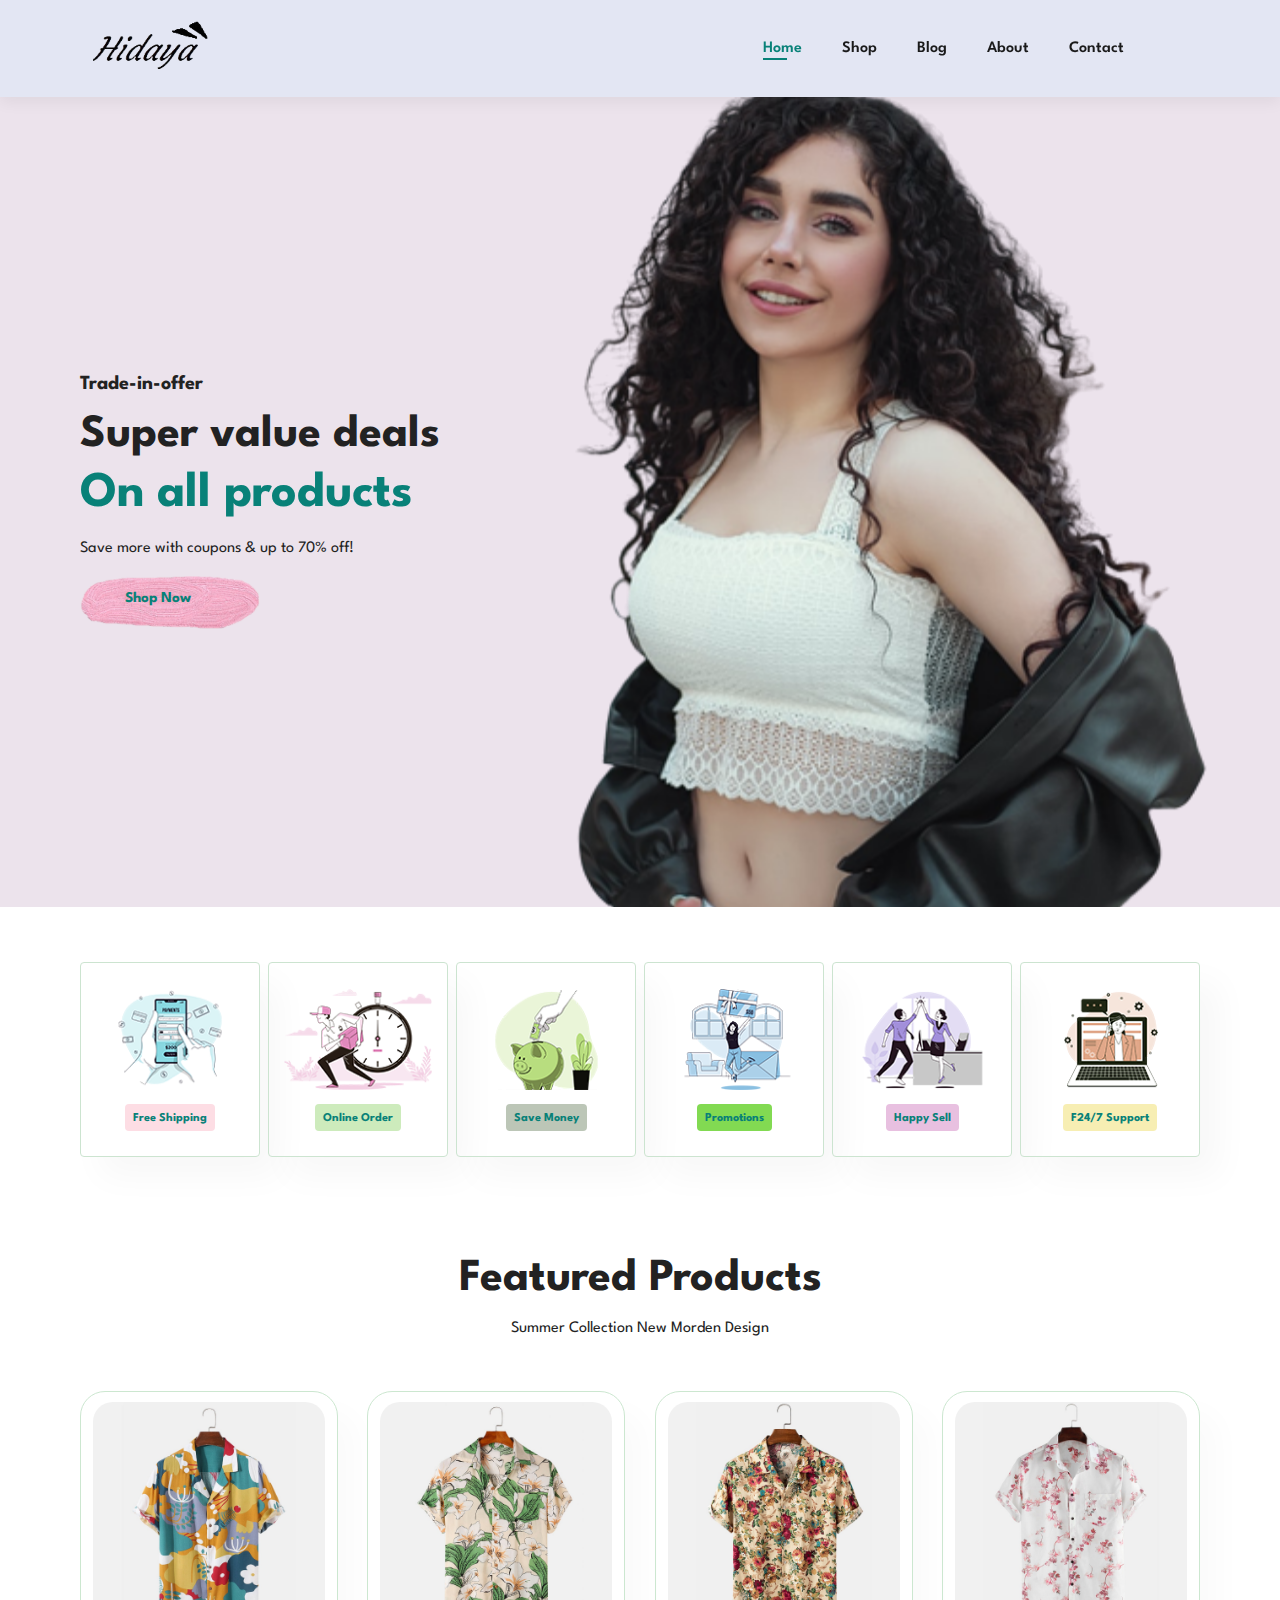
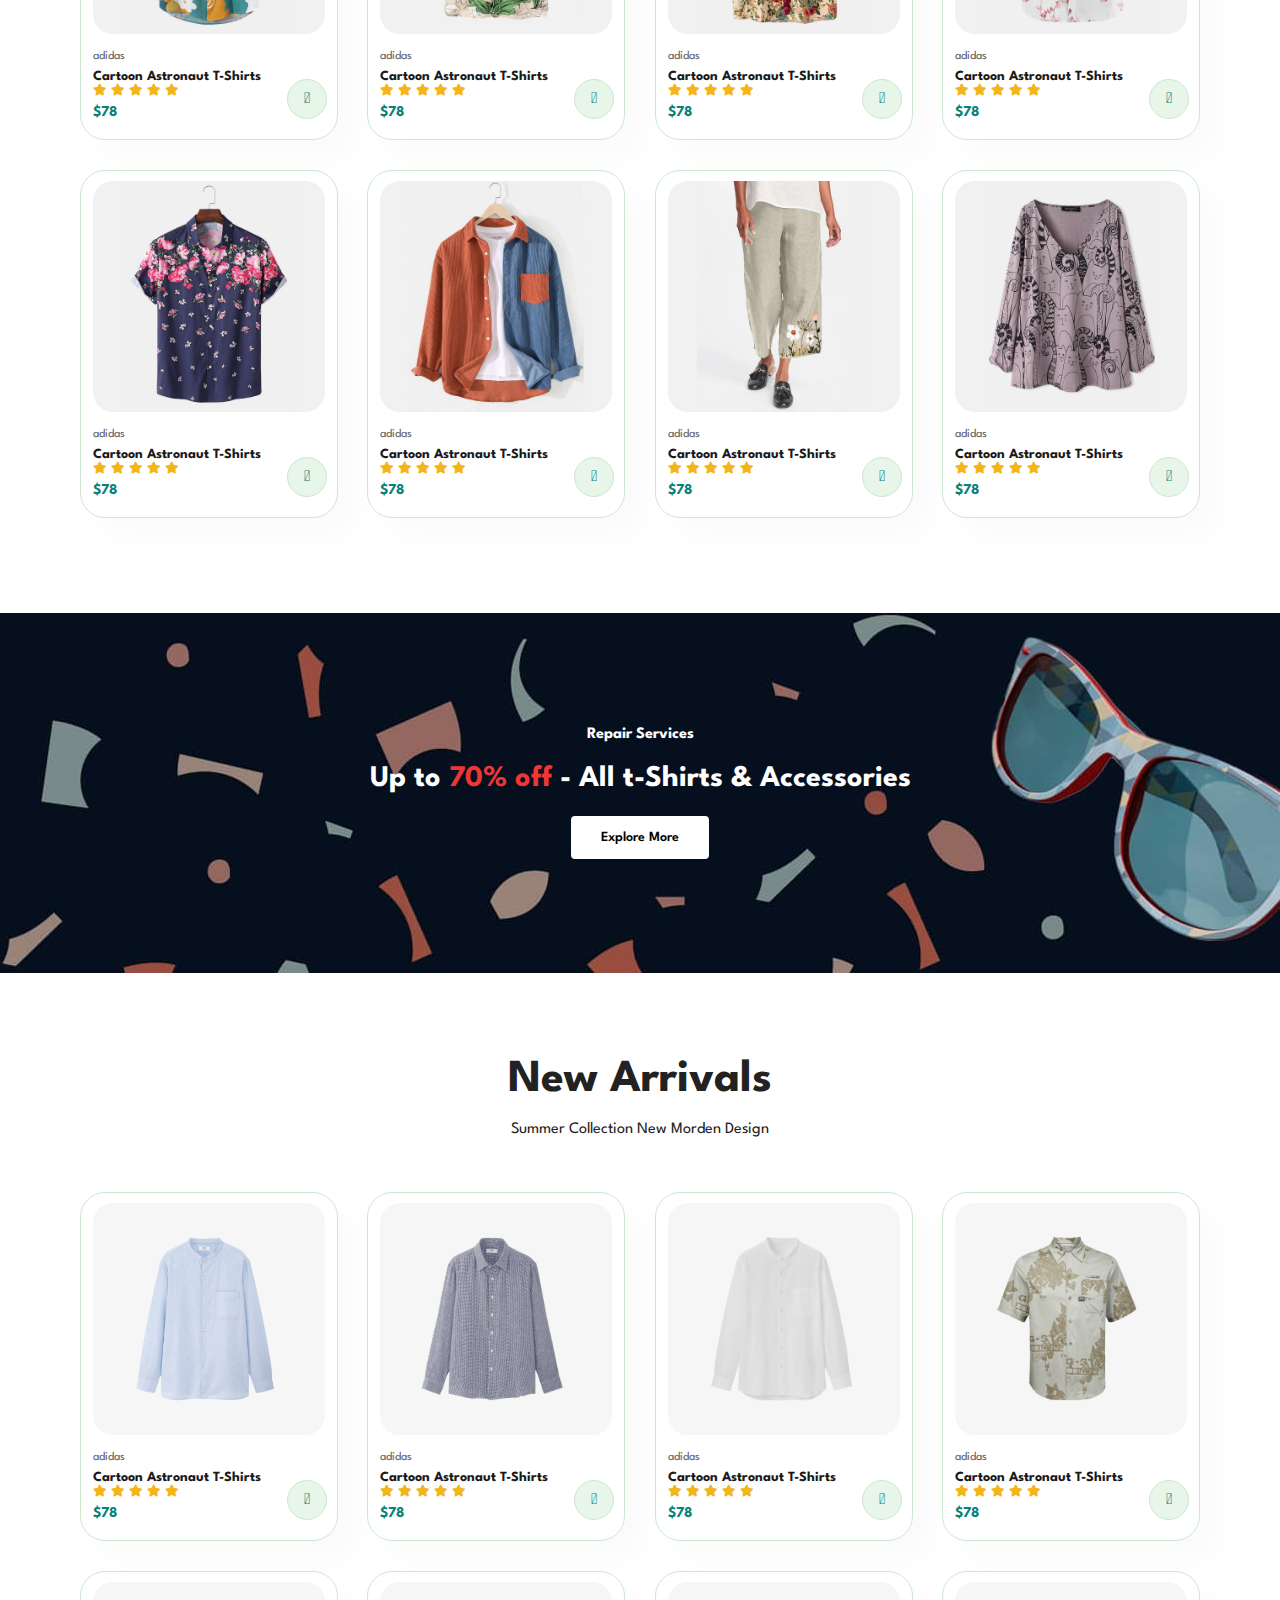
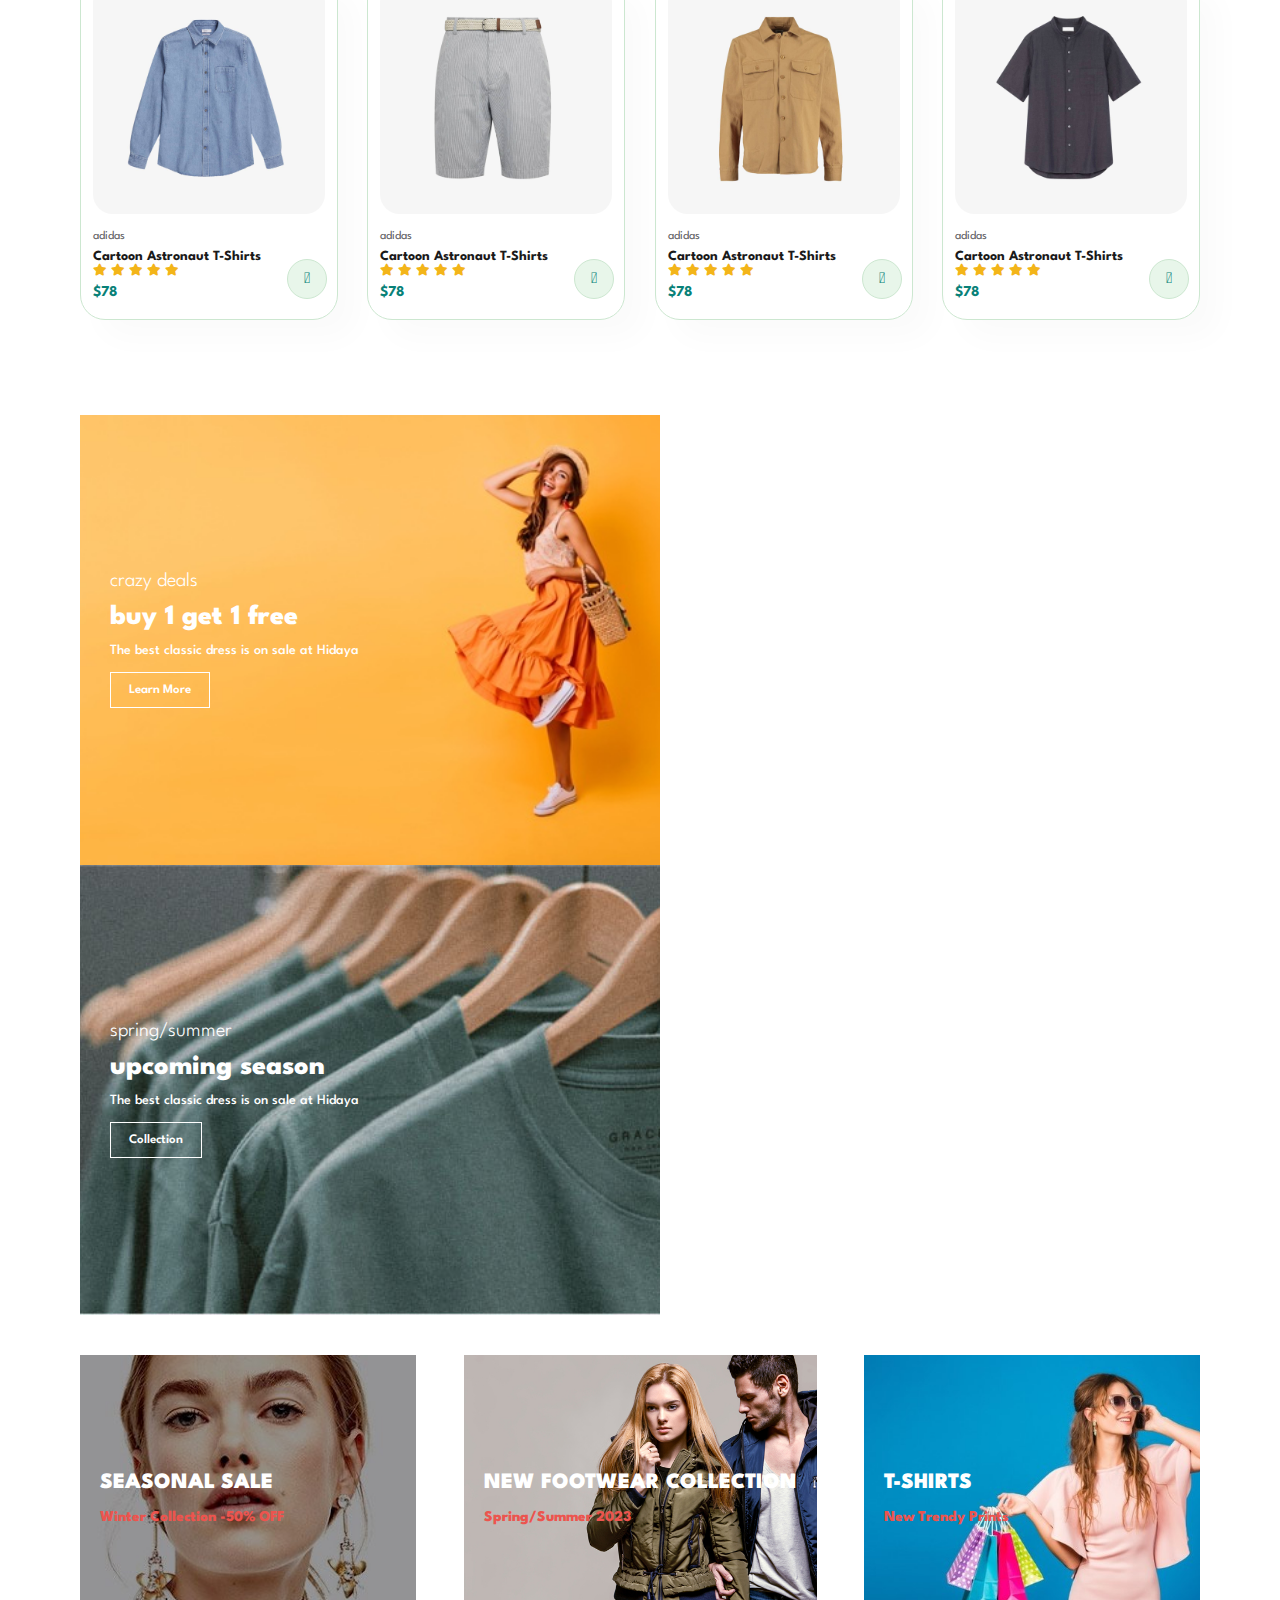
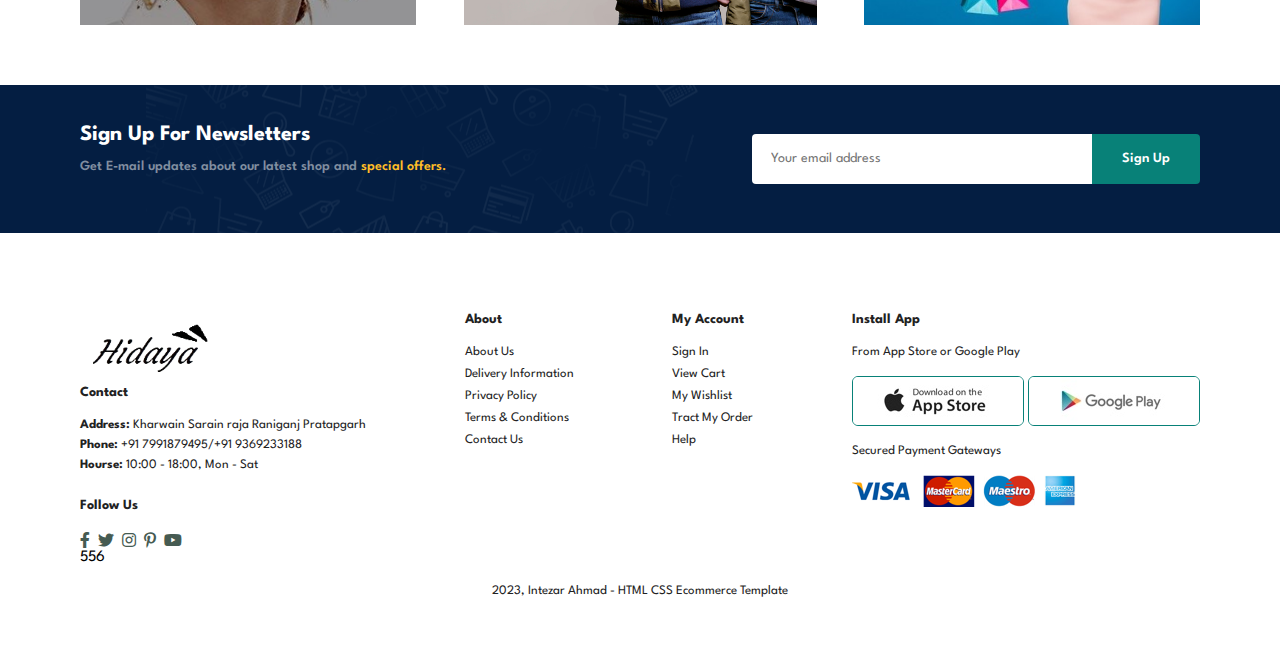
<file: Build and Deploy Ecommerce Website/index.html>
<!DOCTYPE html>
<html lang="en">
<head>
    <meta charset="UTF-8">
    <meta http-equiv="X-UA-Compatible" content="IE=edge">
    <meta name="viewport" content="width=device-width, initial-scale=1.0">
    <title>Build and Deploy Ecommerce Website</title>
    <link rel="stylesheet" href="style.css">
    <link rel="stylesheet" href="https://pro.fontawesome.com/releases/v5.10.0/css/all.css"/>    
</head>
<body>
    <section id="header">
        <a href="#"><img src="img/logo1.png" class="logo" alt=""></a>
        <div>
            <ul id="navbar">
                <li><a class="active" href="index.html">Home</a></li>
                <li><a href="shop.html">Shop</a></li>
                <li><a href="blog.html">Blog</a></li>
                <li><a href="about.html">About</a></li>
                <li><a href="contact.html">Contact</a></li>
                <li id="lg-bag"><a href="cart.html"><i class="far fa-shopping-bag"></i></a></li>
                <a href="#" id="close"><i class="far fa-times"></i></a>
            </ul>
        </div>
        <div id="mobile">
            <a href="cart.html"><i class="far fa-shopping-bag"></i></a>
            <i id="bar" class="fas fa-outdent"></i>
        </div>
    </section>

    <section id="hero">
        <h4>Trade-in-offer</h4>
        <h2>Super value deals</h2>
        <h1>On all products</h1>
        <p>Save more with coupons & up to 70% off!</p>
        <button>Shop Now</button>
    </section>
    
    <section id="feature" class="section-p1">
        <div class="fe-box">
            <img src="img/features/f1.png" alt="">
            <h6>Free Shipping</h6>
        </div>
        <div class="fe-box">
            <img src="img/features/f2.png" alt="">
            <h6>Online Order</h6>
        </div>
        <div class="fe-box">
            <img src="img/features/f3.png" alt="">
            <h6>Save Money</h6>
        </div>
        <div class="fe-box">
            <img src="img/features/f4.png" alt="">
            <h6>Promotions</h6>
        </div>
        <div class="fe-box">
            <img src="img/features/f5.png" alt="">
            <h6>Happy Sell</h6>
        </div>
        <div class="fe-box">
            <img src="img/features/f6.png" alt="">
            <h6>F24/7 Support</h6>
        </div>
    </section>

    <section id="product1" class="section-p1">
        <h2>Featured Products</h2>
        <p>Summer Collection New Morden Design</p>
        <div class="pro-container">
            <div class="pro">
                <img src="img/products/f1.jpg" alt="">
                <div class="des">
                    <span>adidas</span>
                    <h5>Cartoon Astronaut T-Shirts</h5>
                    <div class="star">
                        <i class="fas fa-star"></i>
                        <i class="fas fa-star"></i>
                        <i class="fas fa-star"></i>
                        <i class="fas fa-star"></i>
                        <i class="fas fa-star"></i>
                    </div>
                    <h4>$78</h4>
                </div>
                <a href="#"><i class="fal fa-shopping-cart kart"></i></a>
            </div>
            <div class="pro">
                <img src="img/products/f2.jpg" alt="">
                <div class="des">
                    <span>adidas</span>
                    <h5>Cartoon Astronaut T-Shirts</h5>
                    <div class="star">
                        <i class="fas fa-star"></i>
                        <i class="fas fa-star"></i>
                        <i class="fas fa-star"></i>
                        <i class="fas fa-star"></i>
                        <i class="fas fa-star"></i>
                    </div>
                    <h4>$78</h4>
                </div>
                <a href="#"><i class="fal fa-shopping-cart kart"></i></a>
            </div>
            <div class="pro">
                <img src="img/products/f3.jpg" alt="">
                <div class="des">
                    <span>adidas</span>
                    <h5>Cartoon Astronaut T-Shirts</h5>
                    <div class="star">
                        <i class="fas fa-star"></i>
                        <i class="fas fa-star"></i>
                        <i class="fas fa-star"></i>
                        <i class="fas fa-star"></i>
                        <i class="fas fa-star"></i>
                    </div>
                    <h4>$78</h4>
                </div>
                <a href="#"><i class="fal fa-shopping-cart kart"></i></a>
            </div>
            <div class="pro">
                <img src="img/products/f4.jpg" alt="">
                <div class="des">
                    <span>adidas</span>
                    <h5>Cartoon Astronaut T-Shirts</h5>
                    <div class="star">
                        <i class="fas fa-star"></i>
                        <i class="fas fa-star"></i>
                        <i class="fas fa-star"></i>
                        <i class="fas fa-star"></i>
                        <i class="fas fa-star"></i>
                    </div>
                    <h4>$78</h4>
                </div>
                <a href="#"><i class="fal fa-shopping-cart kart"></i></a>
            </div>
            <div class="pro">
                <img src="img/products/f5.jpg" alt="">
                <div class="des">
                    <span>adidas</span>
                    <h5>Cartoon Astronaut T-Shirts</h5>
                    <div class="star">
                        <i class="fas fa-star"></i>
                        <i class="fas fa-star"></i>
                        <i class="fas fa-star"></i>
                        <i class="fas fa-star"></i>
                        <i class="fas fa-star"></i>
                    </div>
                    <h4>$78</h4>
                </div>
                <a href="#"><i class="fal fa-shopping-cart kart"></i></a>
            </div>
            <div class="pro">
                <img src="img/products/f6.jpg" alt="">
                <div class="des">
                    <span>adidas</span>
                    <h5>Cartoon Astronaut T-Shirts</h5>
                    <div class="star">
                        <i class="fas fa-star"></i>
                        <i class="fas fa-star"></i>
                        <i class="fas fa-star"></i>
                        <i class="fas fa-star"></i>
                        <i class="fas fa-star"></i>
                    </div>
                    <h4>$78</h4>
                </div>
                <a href="#"><i class="fal fa-shopping-cart kart"></i></a>
            </div>
            <div class="pro">
                <img src="img/products/f7.jpg" alt="">
                <div class="des">
                    <span>adidas</span>
                    <h5>Cartoon Astronaut T-Shirts</h5>
                    <div class="star">
                        <i class="fas fa-star"></i>
                        <i class="fas fa-star"></i>
                        <i class="fas fa-star"></i>
                        <i class="fas fa-star"></i>
                        <i class="fas fa-star"></i>
                    </div>
                    <h4>$78</h4>
                </div>
                <a href="#"><i class="fal fa-shopping-cart kart"></i></a>
            </div>
            <div class="pro">
                <img src="img/products/f8.jpg" alt="">
                <div class="des">
                    <span>adidas</span>
                    <h5>Cartoon Astronaut T-Shirts</h5>
                    <div class="star">
                        <i class="fas fa-star"></i>
                        <i class="fas fa-star"></i>
                        <i class="fas fa-star"></i>
                        <i class="fas fa-star"></i>
                        <i class="fas fa-star"></i>
                    </div>
                    <h4>$78</h4>
                </div>
                <a href="#"><i class="fal fa-shopping-cart kart"></i></a>
            </div>
        </div>
    </section>

    <section id="banner" class="section-m1">
        <h4>Repair Services</h4>
        <h2>Up to <span>70% off</span> - All t-Shirts & Accessories</h2>
        <button class="normal">Explore More</button>
    </section>

    <section id="product1" class="section-p1">
        <h2>New Arrivals</h2>
        <p>Summer Collection New Morden Design</p>
        <div class="pro-container">
            <div class="pro">
                <img src="img/products/n1.jpg" alt="">
                <div class="des">
                    <span>adidas</span>
                    <h5>Cartoon Astronaut T-Shirts</h5>
                    <div class="star">
                        <i class="fas fa-star"></i>
                        <i class="fas fa-star"></i>
                        <i class="fas fa-star"></i>
                        <i class="fas fa-star"></i>
                        <i class="fas fa-star"></i>
                    </div>
                    <h4>$78</h4>
                </div>
                <a href="#"><i class="fal fa-shopping-cart kart"></i></a>
            </div>
            <div class="pro">
                <img src="img/products/n2.jpg" alt="">
                <div class="des">
                    <span>adidas</span>
                    <h5>Cartoon Astronaut T-Shirts</h5>
                    <div class="star">
                        <i class="fas fa-star"></i>
                        <i class="fas fa-star"></i>
                        <i class="fas fa-star"></i>
                        <i class="fas fa-star"></i>
                        <i class="fas fa-star"></i>
                    </div>
                    <h4>$78</h4>
                </div>
                <a href="#"><i class="fal fa-shopping-cart kart"></i></a>
            </div>
            <div class="pro">
                <img src="img/products/n3.jpg" alt="">
                <div class="des">
                    <span>adidas</span>
                    <h5>Cartoon Astronaut T-Shirts</h5>
                    <div class="star">
                        <i class="fas fa-star"></i>
                        <i class="fas fa-star"></i>
                        <i class="fas fa-star"></i>
                        <i class="fas fa-star"></i>
                        <i class="fas fa-star"></i>
                    </div>
                    <h4>$78</h4>
                </div>
                <a href="#"><i class="fal fa-shopping-cart kart"></i></a>
            </div>
            <div class="pro">
                <img src="img/products/n4.jpg" alt="">
                <div class="des">
                    <span>adidas</span>
                    <h5>Cartoon Astronaut T-Shirts</h5>
                    <div class="star">
                        <i class="fas fa-star"></i>
                        <i class="fas fa-star"></i>
                        <i class="fas fa-star"></i>
                        <i class="fas fa-star"></i>
                        <i class="fas fa-star"></i>
                    </div>
                    <h4>$78</h4>
                </div>
                <a href="#"><i class="fal fa-shopping-cart kart"></i></a>
            </div>
            <div class="pro">
                <img src="img/products/n5.jpg" alt="">
                <div class="des">
                    <span>adidas</span>
                    <h5>Cartoon Astronaut T-Shirts</h5>
                    <div class="star">
                        <i class="fas fa-star"></i>
                        <i class="fas fa-star"></i>
                        <i class="fas fa-star"></i>
                        <i class="fas fa-star"></i>
                        <i class="fas fa-star"></i>
                    </div>
                    <h4>$78</h4>
                </div>
                <a href="#"><i class="fal fa-shopping-cart kart"></i></a>
            </div>
            <div class="pro">
                <img src="img/products/n6.jpg" alt="">
                <div class="des">
                    <span>adidas</span>
                    <h5>Cartoon Astronaut T-Shirts</h5>
                    <div class="star">
                        <i class="fas fa-star"></i>
                        <i class="fas fa-star"></i>
                        <i class="fas fa-star"></i>
                        <i class="fas fa-star"></i>
                        <i class="fas fa-star"></i>
                    </div>
                    <h4>$78</h4>
                </div>
                <a href="#"><i class="fal fa-shopping-cart kart"></i></a>
            </div>
            <div class="pro">
                <img src="img/products/n7.jpg" alt="">
                <div class="des">
                    <span>adidas</span>
                    <h5>Cartoon Astronaut T-Shirts</h5>
                    <div class="star">
                        <i class="fas fa-star"></i>
                        <i class="fas fa-star"></i>
                        <i class="fas fa-star"></i>
                        <i class="fas fa-star"></i>
                        <i class="fas fa-star"></i>
                    </div>
                    <h4>$78</h4>
                </div>
                <a href="#"><i class="fal fa-shopping-cart kart"></i></a>
            </div>
            <div class="pro">
                <img src="img/products/n8.jpg" alt="">
                <div class="des">
                    <span>adidas</span>
                    <h5>Cartoon Astronaut T-Shirts</h5>
                    <div class="star">
                        <i class="fas fa-star"></i>
                        <i class="fas fa-star"></i>
                        <i class="fas fa-star"></i>
                        <i class="fas fa-star"></i>
                        <i class="fas fa-star"></i>
                    </div>
                    <h4>$78</h4>
                </div>
                <a href="#"><i class="fal fa-shopping-cart kart"></i></a>
            </div>
        </div>
    </section>

    <section id="sm-banner" class="section-p1">
        <div class="banner-box">
            <h4>crazy deals</h4>
            <h2>buy 1 get 1 free</h2>
            <span>The best classic dress is on sale at Hidaya</span>
            <button class="white">Learn More</button>
        </div>
        <div class="banner-box banner-box2">
            <h4>spring/summer</h4>
            <h2>upcoming season</h2>
            <span>The best classic dress is on sale at Hidaya</span>
            <button class="white">Collection</button>
        </div>
    </section>

    <section id="banner3">
        <div class="banner-box">            
            <h2>SEASONAL SALE</h2>
            <h3>Winter Collection -50% OFF</h3>            
        </div>
        <div class="banner-box banner-box2">            
            <h2>NEW FOOTWEAR COLLECTION</h2>
            <h3>Spring/Summer 2023</h3>            
        </div>
        <div class="banner-box banner-box3">            
            <h2>T-SHIRTS</h2>
            <h3>New Trendy Prints</h3>            
        </div>
    </section>

    <section id="newsletter"class="section-p1 section-m1" >
        <div class="newstext">
            <h4>Sign Up For Newsletters</h4>
            <p>Get E-mail updates about our latest shop and <span>special offers.</span></p>
        </div>
        <div class="form">
            <input type="text" placeholder="Your email address">
            <button class="normal">Sign Up</button>
        </div>
    </section>

    <footer class="section-p1">
        <div class="col">
            <img src="img/logo1.png" alt="">
            <h4>Contact</h4>
            <p><strong>Address: </strong>Kharwain Sarain raja Raniganj Pratapgarh</p>
            <p><strong>Phone: </strong>+91 7991879495/+91 9369233188</p>
            <p><strong>Hourse: </strong>10:00 - 18:00, Mon - Sat</p>
            <div class="follow">
                <h4>Follow Us</h4>
                <div class="icon">
                    <i class="fab fa-facebook-f"></i>
                    <i class="fab fa-twitter"></i>
                    <i class="fab fa-instagram"></i>
                    <i class="fab fa-pinterest-p"></i>
                    <i class="fab fa-youtube"></i>
                </div>556
            </div>
        </div>
        <div class="col">
            <h4>About</h4>
            <a href="#">About Us</a>
            <a href="#">Delivery Information</a>
            <a href="#">Privacy Policy</a>
            <a href="#">Terms & Conditions</a>
            <a href="#">Contact Us</a>
        </div>
        <div class="col">
            <h4>My Account</h4>
            <a href="#">Sign In</a>
            <a href="#">View Cart</a>
            <a href="#">My Wishlist</a>
            <a href="#">Tract My Order</a>
            <a href="#">Help</a>
        </div>
        <div class="col install">
            <h4>Install App</h4>
            <p>From App Store or Google Play</p>
            <div class="row">
                <img src="img/pay/app.jpg" alt="">
                <img src="img/pay/play.jpg" alt="">
            </div>
            <p>Secured Payment Gateways</p>
            <img src="img/pay/pay.png" alt="">
        </div>
        <div class="copyright">
            <p> 2023, Intezar Ahmad - HTML CSS Ecommerce Template</p>
        </div>
    </footer>

    





    <script src="script.js"></script>
</body>
</html>
</file>
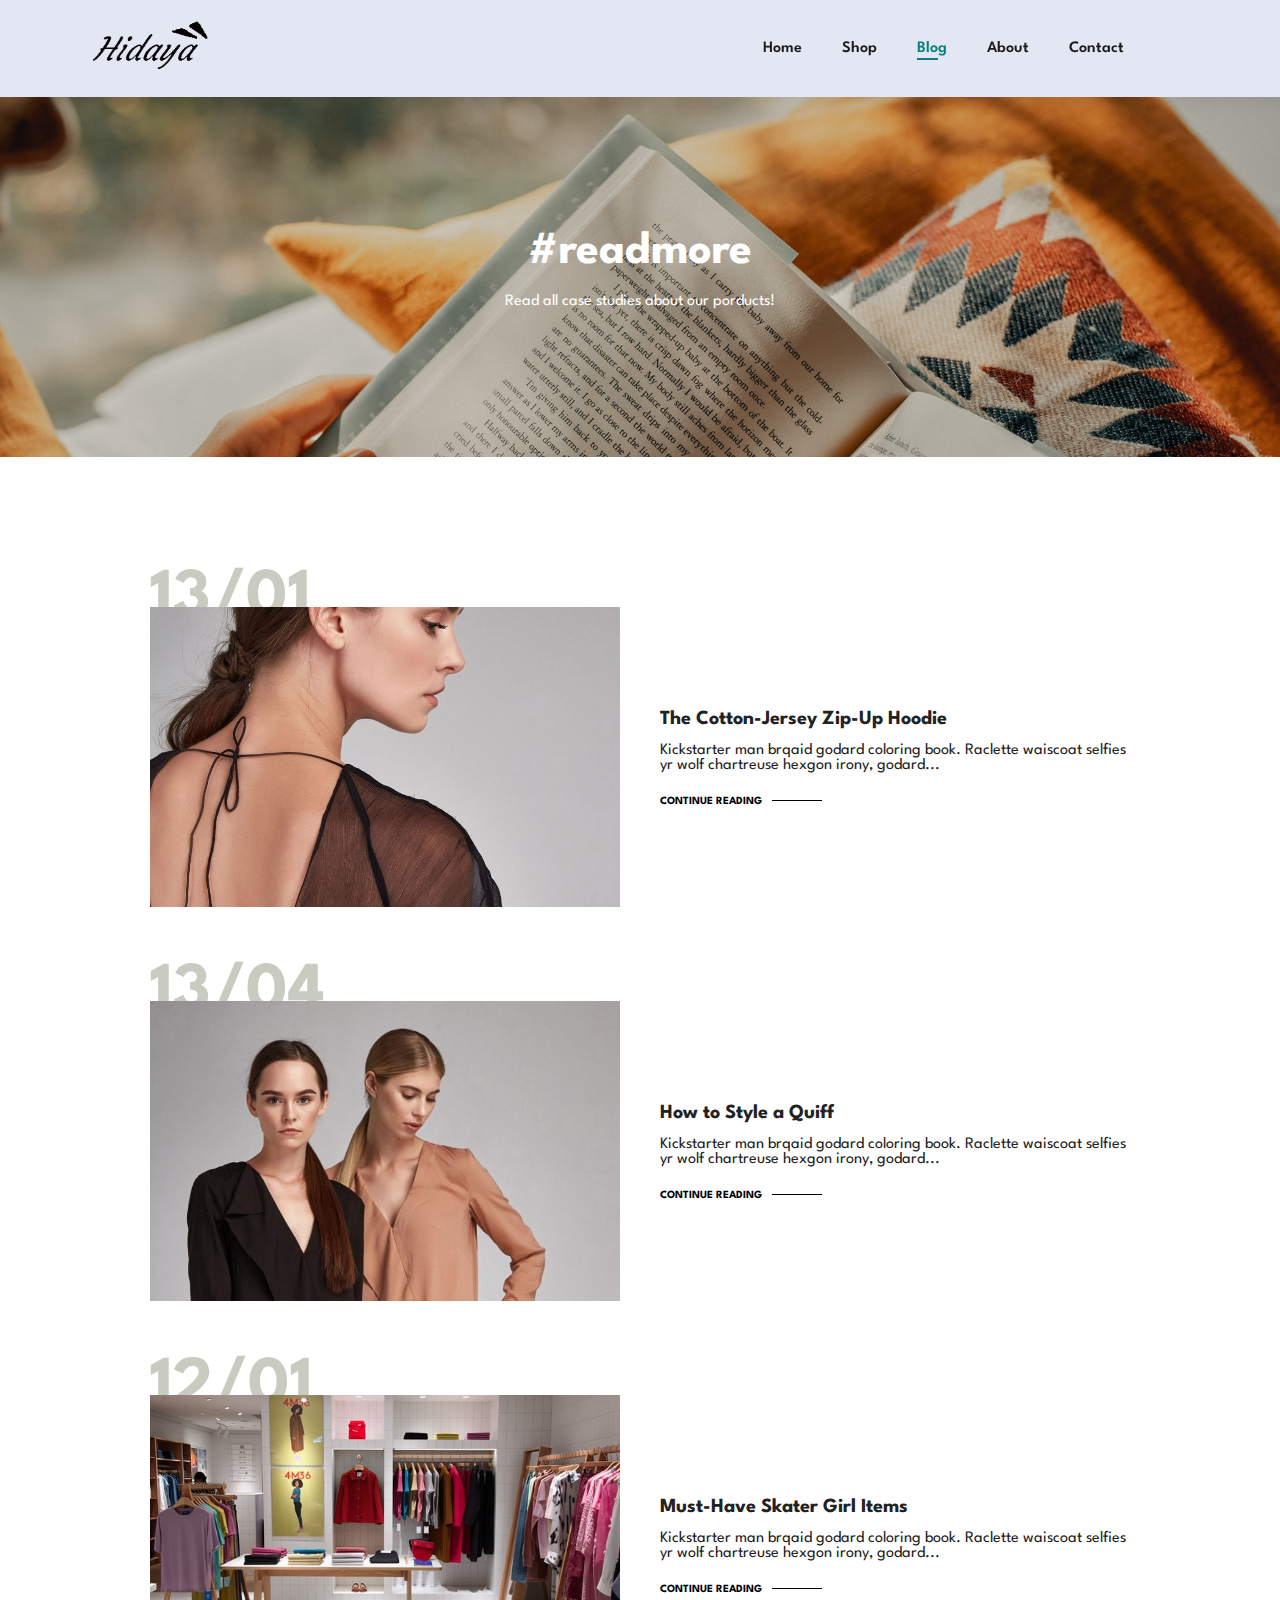
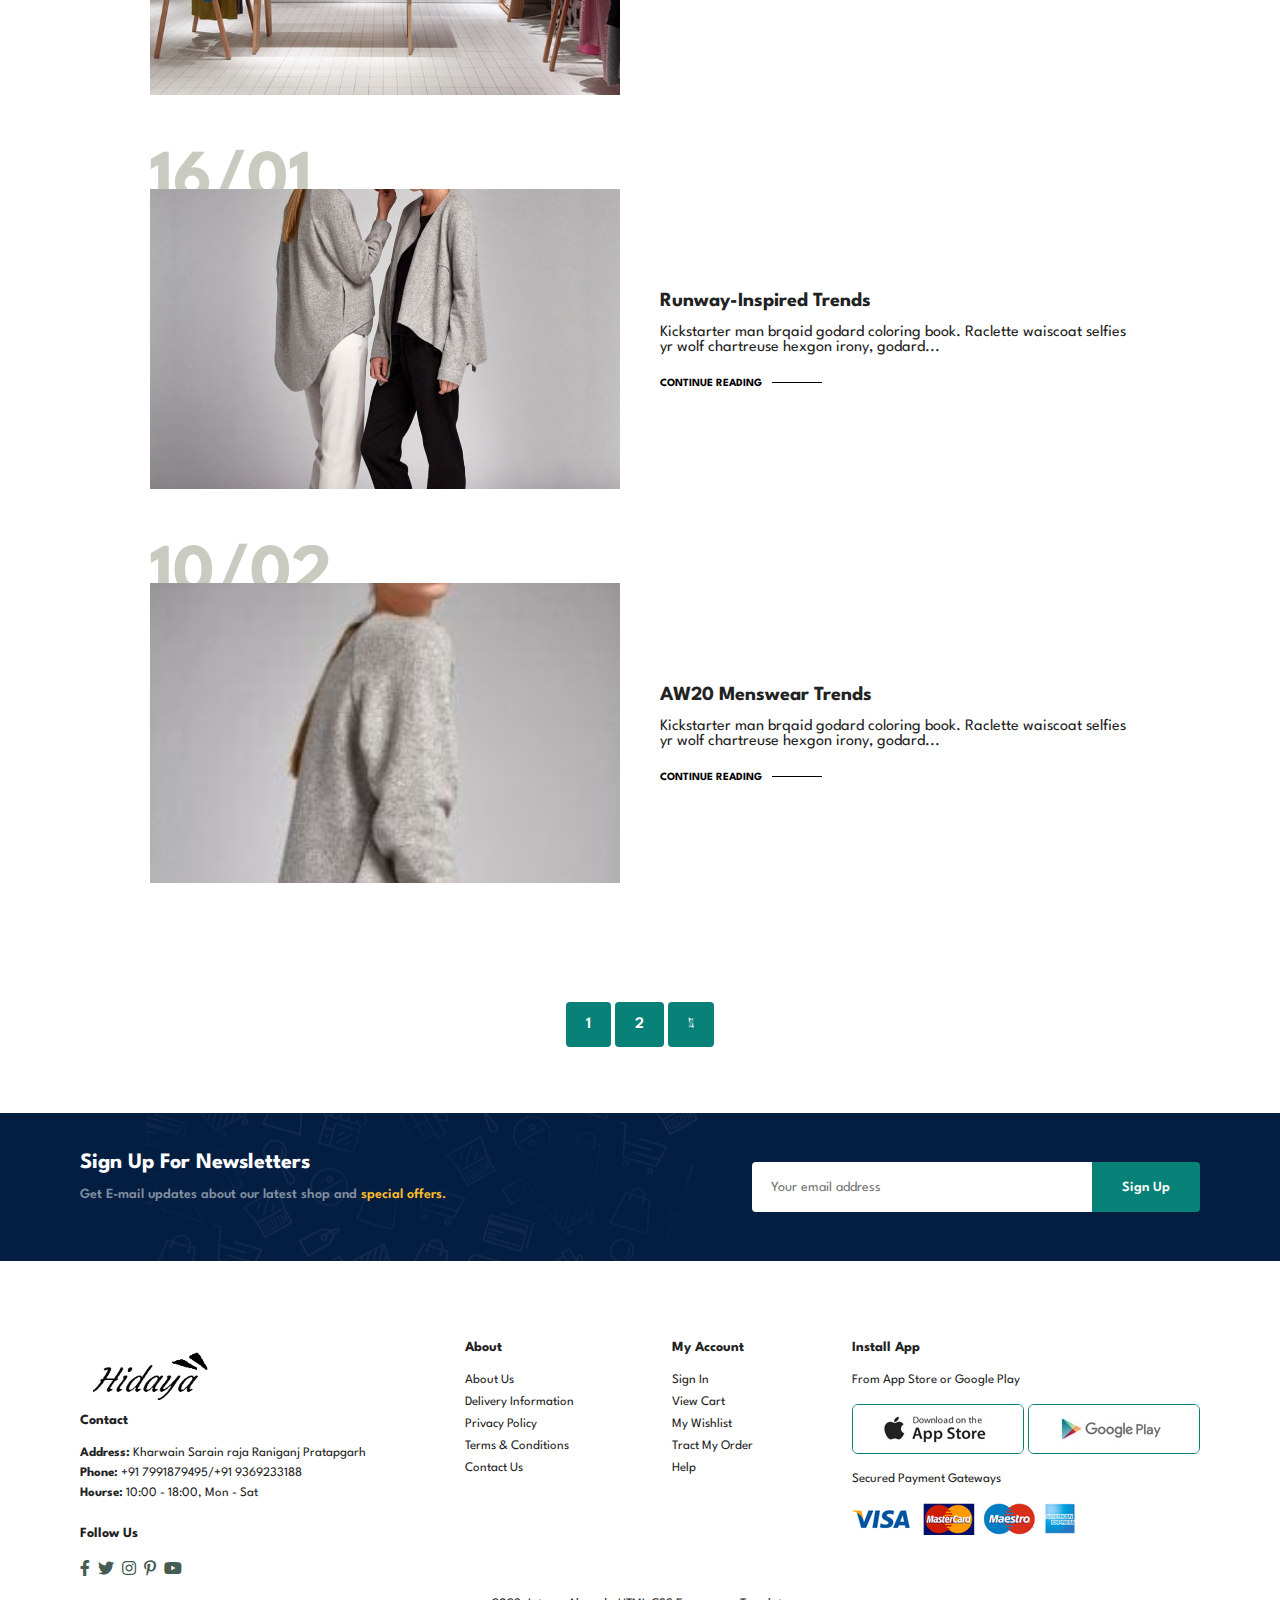
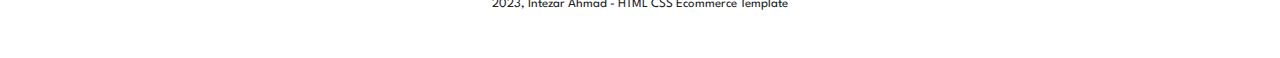
<file: Build and Deploy Ecommerce Website/blog.html>
<!DOCTYPE html>
<html lang="en">
<head>
    <meta charset="UTF-8">
    <meta http-equiv="X-UA-Compatible" content="IE=edge">
    <meta name="viewport" content="width=device-width, initial-scale=1.0">
    <title>Build and Deploy Ecommerce Website</title>
    <link rel="stylesheet" href="style.css">
    <link rel="stylesheet" href="https://pro.fontawesome.com/releases/v5.10.0/css/all.css"/>    
</head>
<body>
    <section id="header">
        <a href="#"><img src="img/logo1.png" class="logo" alt=""></a>
        <div>
            <ul id="navbar">
                <li><a href="index.html">Home</a></li>
                <li><a  href="shop.html">Shop</a></li>
                <li><a class="active" href="blog.html">Blog</a></li>
                <li><a href="about.html">About</a></li>
                <li><a href="contact.html">Contact</a></li>
                <li id="lg-bag"><a href="cart.html"><i class="far fa-shopping-bag"></i></a></li>
                <a href="#" id="close"><i class="far fa-times"></i></a>
            </ul>
        </div>
        <div id="mobile">
            <a href="cart.html"><i class="far fa-shopping-bag"></i></a>
            <i id="bar" class="fas fa-outdent"></i>
        </div>
    </section>

    <section id="page-header" class="blog-header">
        <h2>#readmore</h2>
        <p>Read all case studies about our porducts!</p>
    </section> 
    
    <section id="blog">
        <div class="blog-box">
            <div class="blog-img">
                <img src="img/blog/b1.jpg" alt="">
            </div>
            <div class="blog-details">
                <h4>The Cotton-Jersey Zip-Up Hoodie</h4>
                <p>Kickstarter man brqaid godard coloring book. Raclette waiscoat selfies yr wolf chartreuse hexgon irony, godard...</p>
                <a href="#">CONTINUE READING</a>
            </div>
            <h1>13/01</h1>
        </div>
        <div class="blog-box">
            <div class="blog-img">
                <img src="img/blog/b2.jpg" alt="">
            </div>
            <div class="blog-details">
                <h4>How to Style a Quiff</h4>
                <p>Kickstarter man brqaid godard coloring book. Raclette waiscoat selfies yr wolf chartreuse hexgon irony, godard...</p>
                <a href="#">CONTINUE READING</a>
            </div>
            <h1>13/04</h1>
        </div>
        <div class="blog-box">
            <div class="blog-img">
                <img src="img/blog/b3.jpg" alt="">
            </div>
            <div class="blog-details">
                <h4>Must-Have Skater Girl Items</h4>
                <p>Kickstarter man brqaid godard coloring book. Raclette waiscoat selfies yr wolf chartreuse hexgon irony, godard...</p>
                <a href="#">CONTINUE READING</a>
            </div>
            <h1>12/01</h1>
        </div>
        <div class="blog-box">
            <div class="blog-img">
                <img src="img/blog/b4.jpg" alt="">
            </div>
            <div class="blog-details">
                <h4>Runway-Inspired Trends</h4>
                <p>Kickstarter man brqaid godard coloring book. Raclette waiscoat selfies yr wolf chartreuse hexgon irony, godard...</p>
                <a href="#">CONTINUE READING</a>
            </div>
            <h1>16/01</h1>
        </div>
        <div class="blog-box">
            <div class="blog-img">
                <img src="img/blog/b5.jpg" alt="">
            </div>
            <div class="blog-details">
                <h4>AW20 Menswear Trends</h4>
                <p>Kickstarter man brqaid godard coloring book. Raclette waiscoat selfies yr wolf chartreuse hexgon irony, godard...</p>
                <a href="#">CONTINUE READING</a>
            </div>
            <h1>10/02</h1>
        </div>
    </section>

    <section id="pagination" class="section-p1">
        <a href="#">1</a>
        <a href="#">2</a>
        <a href="#"><i class="fal fa-long-arrow-alt-right"></i></a>
    </section>

    <section id="newsletter"class="section-p1 section-m1" >
        <div class="newstext">
            <h4>Sign Up For Newsletters</h4>
            <p>Get E-mail updates about our latest shop and <span>special offers.</span></p>
        </div>
        <div class="form">
            <input type="text" placeholder="Your email address">
            <button class="normal">Sign Up</button>
        </div>
    </section>

    <footer class="section-p1">
        <div class="col">
            <img src="img/logo1.png" alt="">
            <h4>Contact</h4>
            <p><strong>Address: </strong>Kharwain Sarain raja Raniganj Pratapgarh</p>
            <p><strong>Phone: </strong>+91 7991879495/+91 9369233188</p>
            <p><strong>Hourse: </strong>10:00 - 18:00, Mon - Sat</p>
            <div class="follow">
                <h4>Follow Us</h4>
                <div class="icon">
                    <i class="fab fa-facebook-f"></i>
                    <i class="fab fa-twitter"></i>
                    <i class="fab fa-instagram"></i>
                    <i class="fab fa-pinterest-p"></i>
                    <i class="fab fa-youtube"></i>
                </div>
            </div>
        </div>
        <div class="col">
            <h4>About</h4>
            <a href="#">About Us</a>
            <a href="#">Delivery Information</a>
            <a href="#">Privacy Policy</a>
            <a href="#">Terms & Conditions</a>
            <a href="#">Contact Us</a>
        </div>
        <div class="col">
            <h4>My Account</h4>
            <a href="#">Sign In</a>
            <a href="#">View Cart</a>
            <a href="#">My Wishlist</a>
            <a href="#">Tract My Order</a>
            <a href="#">Help</a>
        </div>
        <div class="col install">
            <h4>Install App</h4>
            <p>From App Store or Google Play</p>
            <div class="row">
                <img src="img/pay/app.jpg" alt="">
                <img src="img/pay/play.jpg" alt="">
            </div>
            <p>Secured Payment Gateways</p>
            <img src="img/pay/pay.png" alt="">
        </div>
        <div class="copyright">
            <p> 2023, Intezar Ahmad - HTML CSS Ecommerce Template</p>
        </div>
    </footer>



    <script src="script.js"></script>
</body>
</html>
</file>
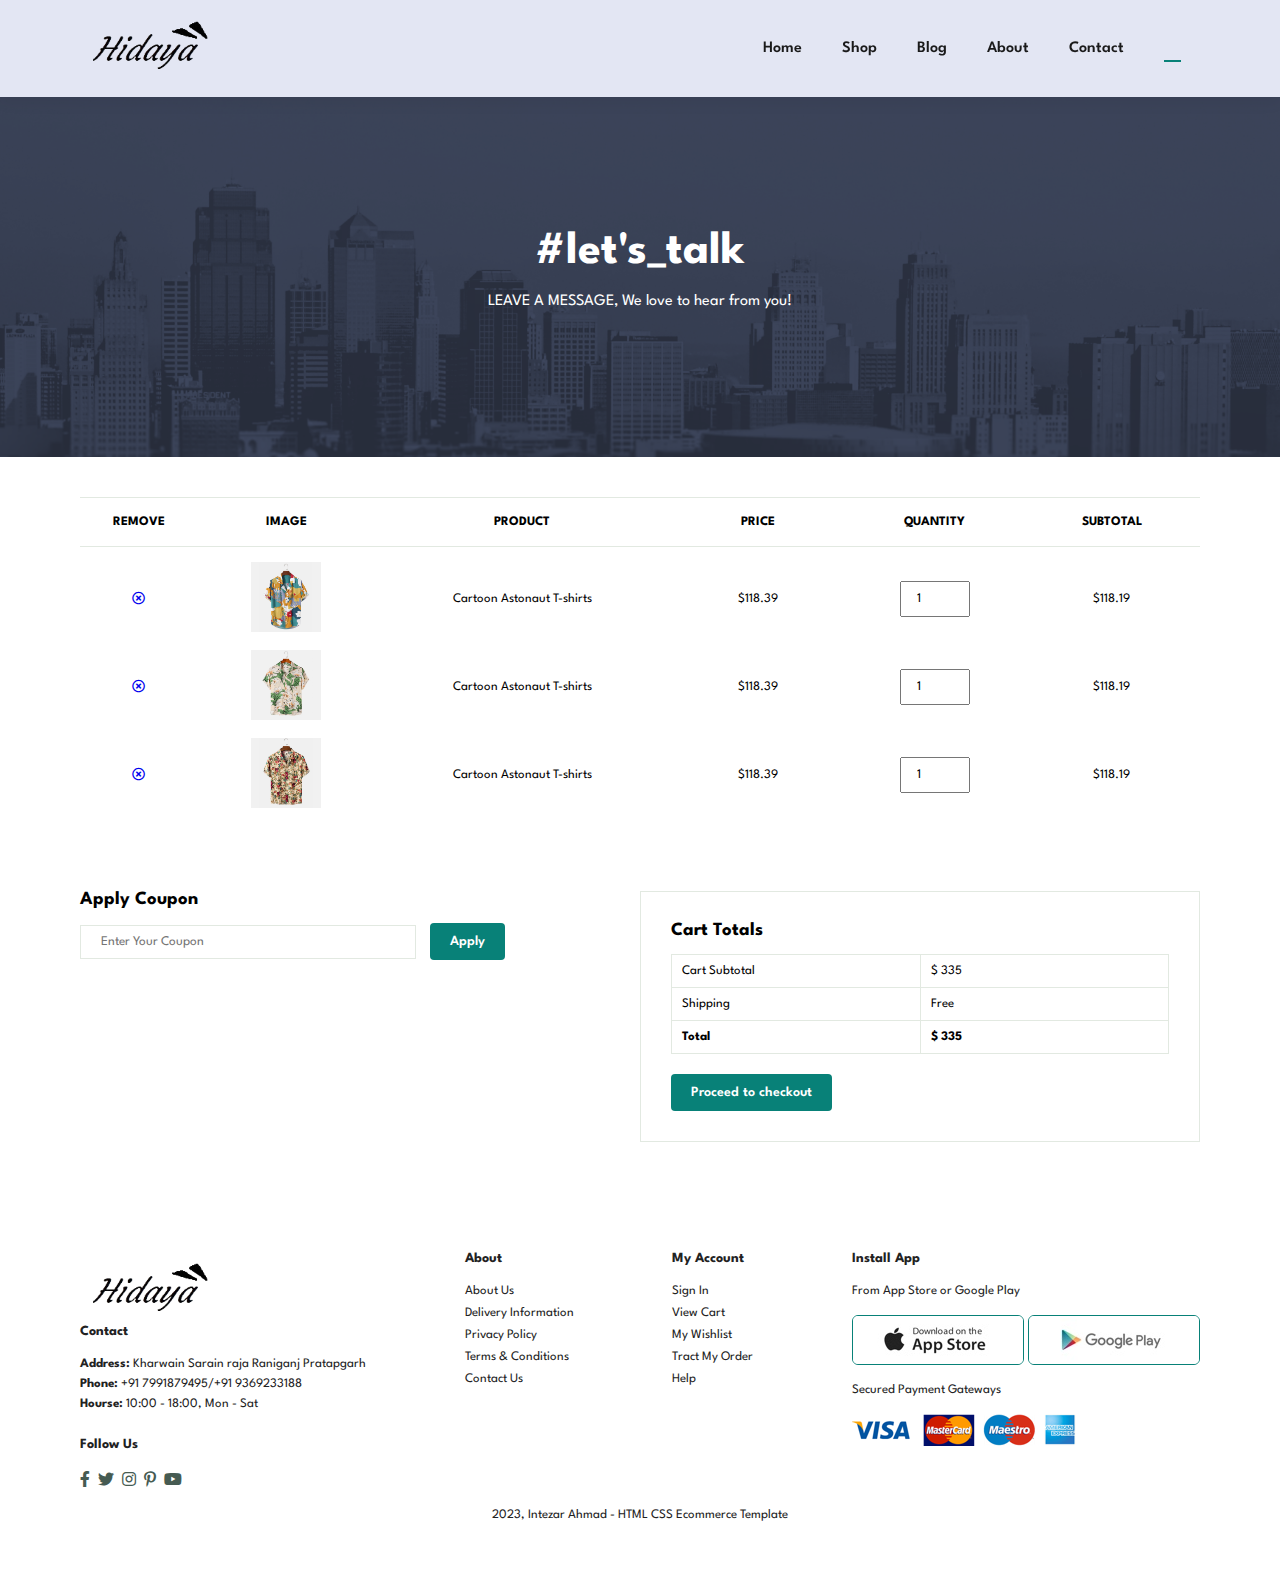
<file: Build and Deploy Ecommerce Website/cart.html>
<!DOCTYPE html>
<html lang="en">
<head>
    <meta charset="UTF-8">
    <meta http-equiv="X-UA-Compatible" content="IE=edge">
    <meta name="viewport" content="width=device-width, initial-scale=1.0">
    <title>Build and Deploy Ecommerce Website</title>
    <link rel="stylesheet" href="style.css">
    <link rel="stylesheet" href="https://pro.fontawesome.com/releases/v5.10.0/css/all.css"/>    
</head>
<body>
    <section id="header">
        <a href="#"><img src="img/logo1.png" class="logo" alt=""></a>
        <div>
            <ul id="navbar">
                <li><a href="index.html">Home</a></li>
                <li><a  href="shop.html">Shop</a></li>
                <li><a  href="blog.html">Blog</a></li>
                <li><a href="about.html">About</a></li>
                <li><a   href="contact.html">Contact</a></li>
                <li id="lg-bag"><a  class="active" href="cart.html"><i class="far fa-shopping-bag"></i></a></li>
                <a href="#" id="close"><i class="far fa-times"></i></a>
            </ul>
        </div>
        <div id="mobile">
            <a href="cart.html"><i class="far fa-shopping-bag"></i></a>
            <i id="bar" class="fas fa-outdent"></i>
        </div>
    </section>

    <section id="page-header" class="about-header">
        <h2>#let's_talk</h2>
        <p>LEAVE A MESSAGE, We love to hear from you!</p>
    </section>
    
    <section id="cart" class="section-p1">
        <table width="100%">
            <thead>
                <tr>
                    <td>Remove</td>
                    <td>Image</td>
                    <td>Product</td>
                    <td>Price</td>
                    <td>Quantity</td>
                    <td>Subtotal</td>
                </tr>
            </thead>
            <tbody>
                <tr>
                    <td><a href="#"><i class="far fa-times-circle"></i></a></td>
                    <td><img src="img/products/f1.jpg" alt=""></td>
                    <td>Cartoon Astonaut T-shirts</td>
                    <td>$118.39</td>
                    <td><input type="number" value="1"></td>
                    <td>$118.19</td>
                </tr>
                <tr>
                    <td><a href="#"><i class="far fa-times-circle"></i></a></td>
                    <td><img src="img/products/f2.jpg" alt=""></td>
                    <td>Cartoon Astonaut T-shirts</td>
                    <td>$118.39</td>
                    <td><input type="number" value="1"></td>
                    <td>$118.19</td>
                </tr>
                <tr>
                    <td><a href="#"><i class="far fa-times-circle"></i></a></td>
                    <td><img src="img/products/f3.jpg" alt=""></td>
                    <td>Cartoon Astonaut T-shirts</td>
                    <td>$118.39</td>
                    <td><input type="number" value="1"></td>
                    <td>$118.19</td>
                </tr>
            </tbody>
        </table>
    </section>    

    <section id="cart-add" class="section-p1">
        <div id="coupon">
            <h3>Apply Coupon</h3>
            <div>
                <input type="text" placeholder="Enter Your Coupon">
                <button class="normal">Apply</button>
            </div>
        </div>

        <div id="subtotal">
            <h3>Cart Totals</h3>
            <table>
                <tr>
                    <td>Cart Subtotal</td>
                    <td>$ 335</td>
                </tr>
                <tr>
                    <td>Shipping</td>
                    <td>Free</td>
                </tr>
                <tr>
                    <td><strong>Total</strong></td>
                    <td><strong>$ 335</strong></td>
                </tr>
            </table>
            <button class="normal">Proceed to checkout</button>
        </div>
    </section>

    <footer class="section-p1">
        <div class="col">
            <img src="img/logo1.png" alt="">
            <h4>Contact</h4>
            <p><strong>Address: </strong>Kharwain Sarain raja Raniganj Pratapgarh</p>
            <p><strong>Phone: </strong>+91 7991879495/+91 9369233188</p>
            <p><strong>Hourse: </strong>10:00 - 18:00, Mon - Sat</p>
            <div class="follow">
                <h4>Follow Us</h4>
                <div class="icon">
                    <i class="fab fa-facebook-f"></i>
                    <i class="fab fa-twitter"></i>
                    <i class="fab fa-instagram"></i>
                    <i class="fab fa-pinterest-p"></i>
                    <i class="fab fa-youtube"></i>
                </div>
            </div>
        </div>
        <div class="col">
            <h4>About</h4>
            <a href="#">About Us</a>
            <a href="#">Delivery Information</a>
            <a href="#">Privacy Policy</a>
            <a href="#">Terms & Conditions</a>
            <a href="#">Contact Us</a>
        </div>
        <div class="col">
            <h4>My Account</h4>
            <a href="#">Sign In</a>
            <a href="#">View Cart</a>
            <a href="#">My Wishlist</a>
            <a href="#">Tract My Order</a>
            <a href="#">Help</a>
        </div>
        <div class="col install">
            <h4>Install App</h4>
            <p>From App Store or Google Play</p>
            <div class="row">
                <img src="img/pay/app.jpg" alt="">
                <img src="img/pay/play.jpg" alt="">
            </div>
            <p>Secured Payment Gateways</p>
            <img src="img/pay/pay.png" alt="">
        </div>
        <div class="copyright">
            <p> 2023, Intezar Ahmad - HTML CSS Ecommerce Template</p>
        </div>
    </footer>



    <script src="script.js"></script>
</body>
</html>
</file>
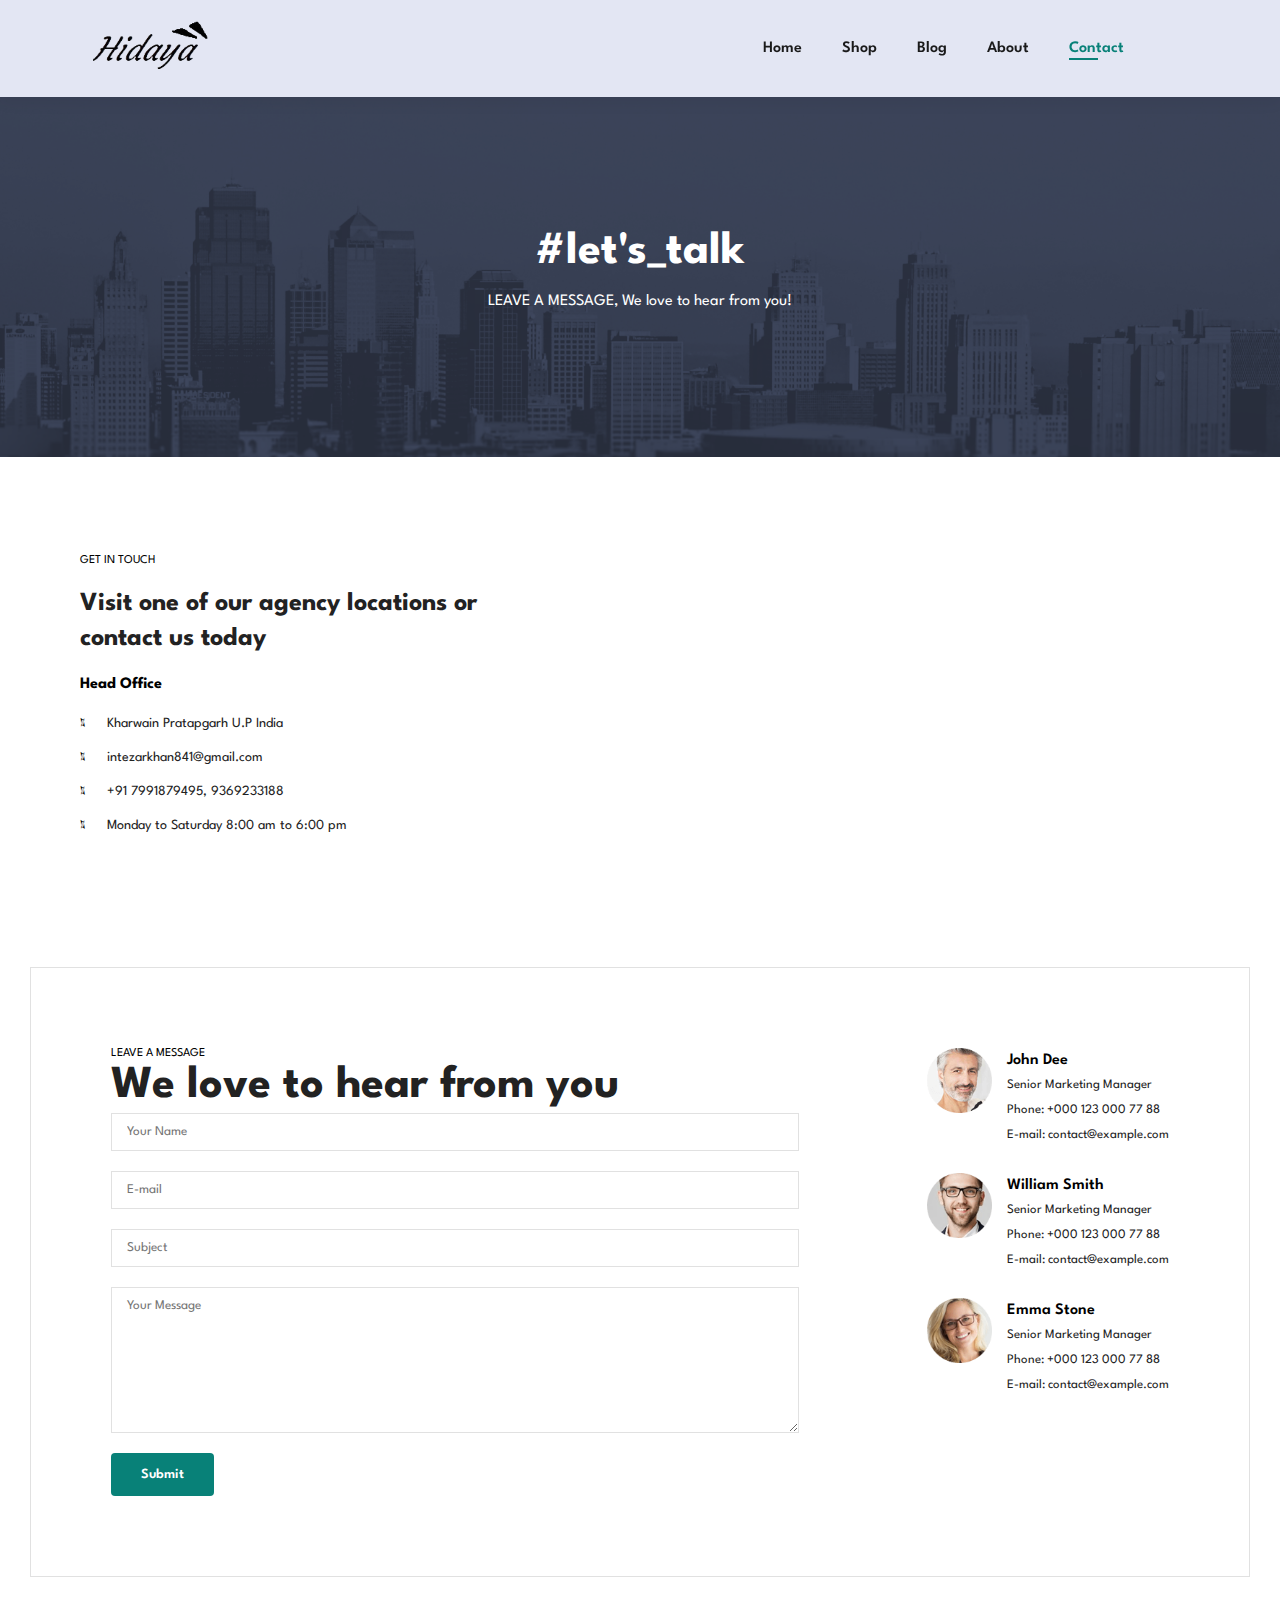
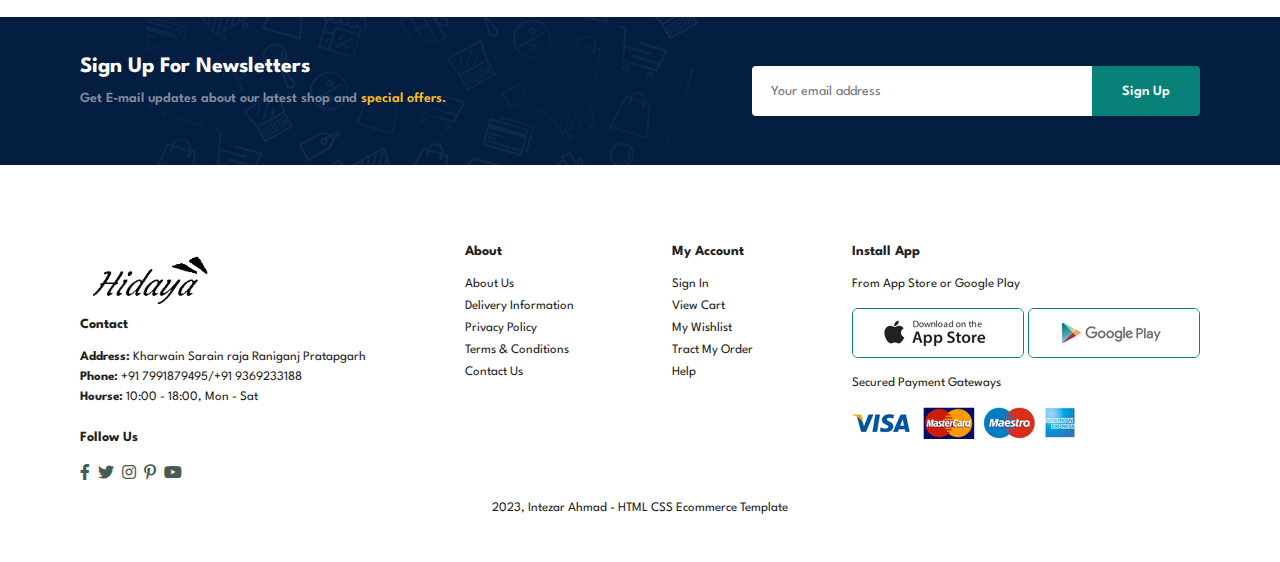
<file: Build and Deploy Ecommerce Website/contact.html>
<!DOCTYPE html>
<html lang="en">
<head>
    <meta charset="UTF-8">
    <meta http-equiv="X-UA-Compatible" content="IE=edge">
    <meta name="viewport" content="width=device-width, initial-scale=1.0">
    <title>Build and Deploy Ecommerce Website</title>
    <link rel="stylesheet" href="style.css">
    <link rel="stylesheet" href="https://pro.fontawesome.com/releases/v5.10.0/css/all.css"/>    
</head>
<body>
    <section id="header">
        <a href="#"><img src="img/logo1.png" class="logo" alt=""></a>
        <div>
            <ul id="navbar">
                <li><a href="index.html">Home</a></li>
                <li><a  href="shop.html">Shop</a></li>
                <li><a  href="blog.html">Blog</a></li>
                <li><a href="about.html">About</a></li>
                <li><a  class="active"  href="contact.html">Contact</a></li>
                <li id="lg-bag"><a href="cart.html"><i class="far fa-shopping-bag"></i></a></li>
                <a href="#" id="close"><i class="far fa-times"></i></a>
            </ul>
        </div>
        <div id="mobile">
            <a href="cart.html"><i class="far fa-shopping-bag"></i></a>
            <i id="bar" class="fas fa-outdent"></i>
        </div>
    </section>

    <section id="page-header" class="about-header">
        <h2>#let's_talk</h2>
        <p>LEAVE A MESSAGE, We love to hear from you!</p>
    </section>
    
    <section id="contact-details" class="section-p1">
        <div class="details">
            <span>GET IN TOUCH</span>
            <h2>Visit one of our agency locations or contact us today</h2>
            <h3>Head Office</h3>
            <div>
                <li>
                    <i class="fal fa-map"></i>
                    <p>Kharwain Pratapgarh U.P India</p>
                </li>
                <li>
                    <i class="fal fa-envelope"></i>
                    <p>intezarkhan841@gmail.com</p>
                </li>
                <li>
                    <i class="fal fa-phone-alt"></i>
                    <p>+91 7991879495, 9369233188</p>
                </li>
                <li>
                    <i class="fal fa-clock"></i>
                    <p>Monday to Saturday 8:00 am to 6:00 pm</p>
                </li>
                
            </div>
        </div>
        <div class="map">
            <iframe src="https://www.google.com/maps/embed?pb=!1m18!1m12!1m3!1d14408.162601451262!2d81.8607524!3d25.47031805!2m3!1f0!2f0!3f0!3m2!1i1024!2i768!4f13.1!3m3!1m2!1s0x399aca9c9d6c4667%3A0xdd004b7ab83db9aa!2sAllahabad%20University%2C%20Old%20Katra%2C%20Prayagraj%2C%20Uttar%20Pradesh%20211002!5e0!3m2!1sen!2sin!4v1670758868786!5m2!1sen!2sin" width="600" height="450" style="border:0;" allowfullscreen="" loading="lazy" referrerpolicy="no-referrer-when-downgrade"></iframe>
        </div>
    </section>  

    <section id="form-details">
        <form action="">
            <span>LEAVE A MESSAGE</span>
            <h2>We love to hear from you</h2>
            <input type="text" placeholder="Your Name">
            <input type="text" placeholder="E-mail">
            <input type="text" placeholder="Subject">
            <textarea name="" id="" cols="30" rows="10" placeholder="Your Message"></textarea>
            <button class="normal">Submit</button>
        </form>
        <div class="people">
            <div>
                <img src="img/people/1.png" alt="">
                <p><span>John Dee</span> Senior Marketing Manager <br>Phone: +000 123 000 77 88 <br>E-mail: contact@example.com</p>
            </div>
            <div>
                <img src="img/people/2.png" alt="">
                <p><span>William Smith</span> Senior Marketing Manager <br>Phone: +000 123 000 77 88 <br>E-mail: contact@example.com</p>
            </div>
            <div>
                <img src="img/people/3.png" alt="">
                <p><span>Emma Stone</span> Senior Marketing Manager <br>Phone: +000 123 000 77 88 <br>E-mail: contact@example.com</p>
            </div>
        </div>
    </section>

   <section id="newsletter"class="section-p1 section-m1" >
    <div class="newstext">
        <h4>Sign Up For Newsletters</h4>
        <p>Get E-mail updates about our latest shop and <span>special offers.</span></p>
    </div>
    <div class="form">
        <input type="text" placeholder="Your email address">
        <button class="normal">Sign Up</button>
    </div>
</section>



    <footer class="section-p1">
        <div class="col">
            <img src="img/logo1.png" alt="">
            <h4>Contact</h4>
            <p><strong>Address: </strong>Kharwain Sarain raja Raniganj Pratapgarh</p>
            <p><strong>Phone: </strong>+91 7991879495/+91 9369233188</p>
            <p><strong>Hourse: </strong>10:00 - 18:00, Mon - Sat</p>
            <div class="follow">
                <h4>Follow Us</h4>
                <div class="icon">
                    <i class="fab fa-facebook-f"></i>
                    <i class="fab fa-twitter"></i>
                    <i class="fab fa-instagram"></i>
                    <i class="fab fa-pinterest-p"></i>
                    <i class="fab fa-youtube"></i>
                </div>
            </div>
        </div>
        <div class="col">
            <h4>About</h4>
            <a href="#">About Us</a>
            <a href="#">Delivery Information</a>
            <a href="#">Privacy Policy</a>
            <a href="#">Terms & Conditions</a>
            <a href="#">Contact Us</a>
        </div>
        <div class="col">
            <h4>My Account</h4>
            <a href="#">Sign In</a>
            <a href="#">View Cart</a>
            <a href="#">My Wishlist</a>
            <a href="#">Tract My Order</a>
            <a href="#">Help</a>
        </div>
        <div class="col install">
            <h4>Install App</h4>
            <p>From App Store or Google Play</p>
            <div class="row">
                <img src="img/pay/app.jpg" alt="">
                <img src="img/pay/play.jpg" alt="">
            </div>
            <p>Secured Payment Gateways</p>
            <img src="img/pay/pay.png" alt="">
        </div>
        <div class="copyright">
            <p> 2023, Intezar Ahmad - HTML CSS Ecommerce Template</p>
        </div>
    </footer>



    <script src="script.js"></script>
</body>
</html>
</file>
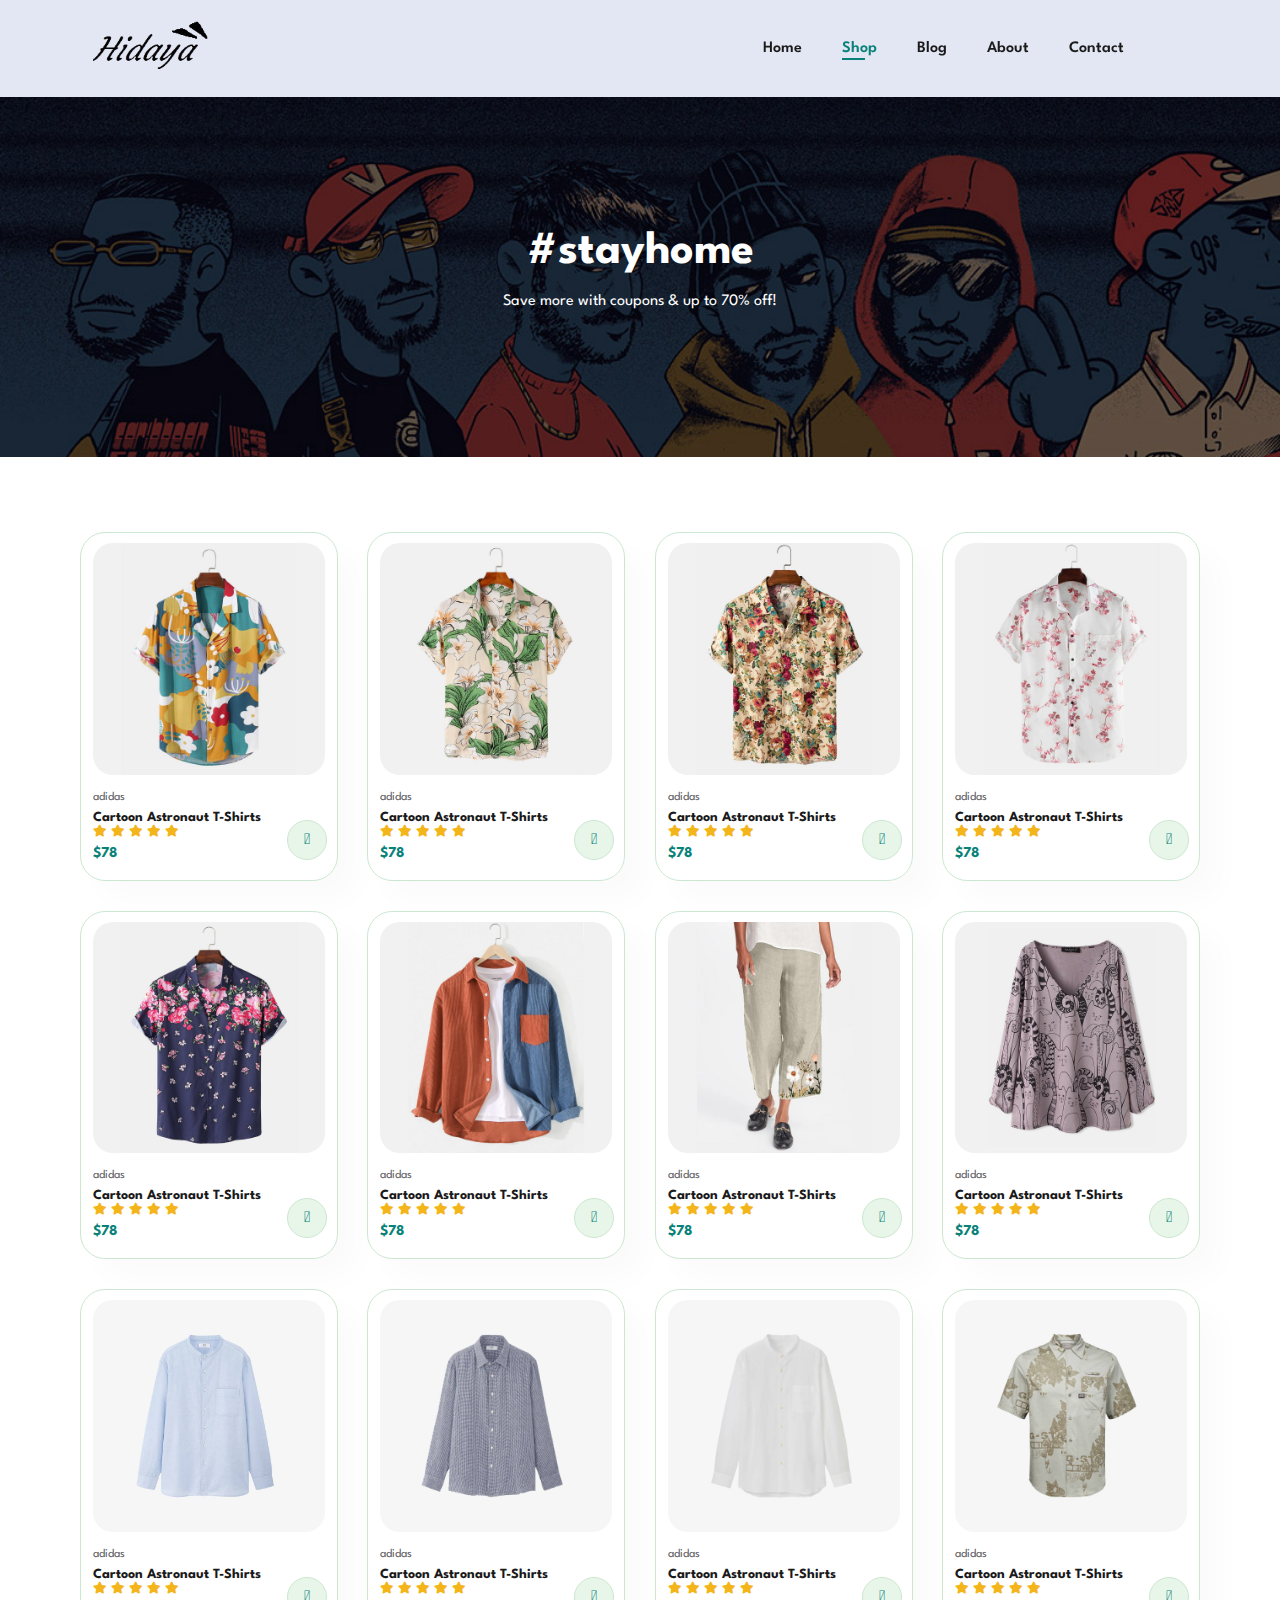
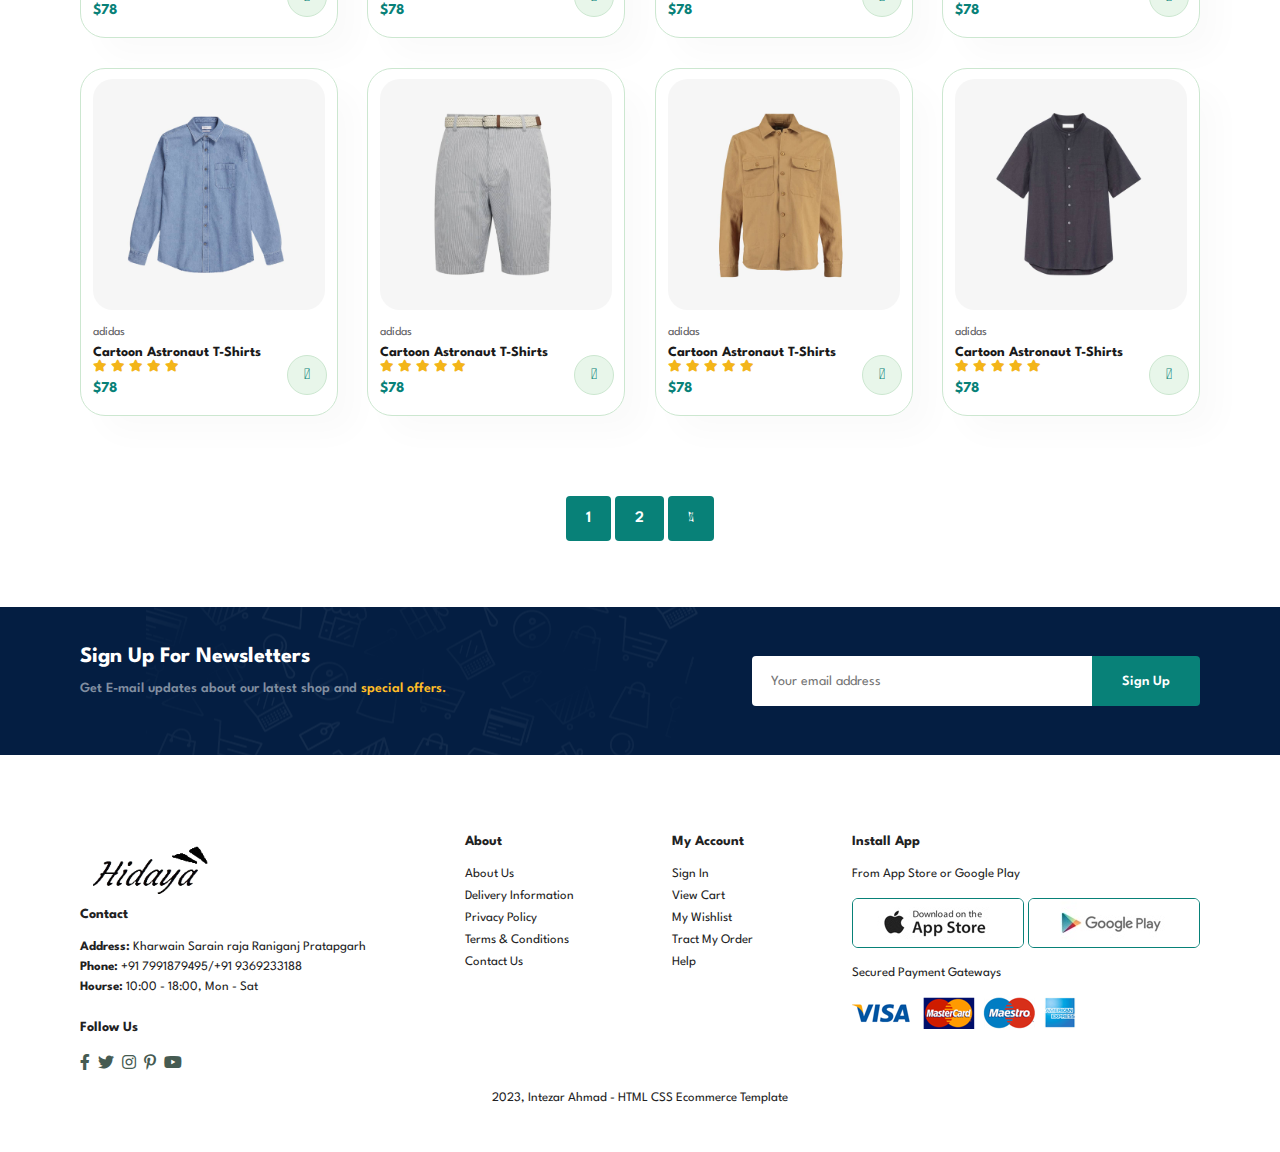
<file: Build and Deploy Ecommerce Website/shop.html>
<!DOCTYPE html>
<html lang="en">
<head>
    <meta charset="UTF-8">
    <meta http-equiv="X-UA-Compatible" content="IE=edge">
    <meta name="viewport" content="width=device-width, initial-scale=1.0">
    <title>Build and Deploy Ecommerce Website</title>
    <link rel="stylesheet" href="style.css">
    <link rel="stylesheet" href="https://pro.fontawesome.com/releases/v5.10.0/css/all.css"/>    
</head>
<body>
    <section id="header">
        <a href="#"><img src="img/logo1.png" class="logo" alt=""></a>
        <div>
            <ul id="navbar">
                <li><a href="index.html">Home</a></li>
                <li><a class="active" href="shop.html">Shop</a></li>
                <li><a href="blog.html">Blog</a></li>
                <li><a href="about.html">About</a></li>
                <li><a href="contact.html">Contact</a></li>
                <li id="lg-bag"><a href="cart.html"><i class="far fa-shopping-bag"></i></a></li>
                <a href="#" id="close"><i class="far fa-times"></i></a>
            </ul>
        </div>
        <div id="mobile">
            <a href="cart.html"><i class="far fa-shopping-bag"></i></a>
            <i id="bar" class="fas fa-outdent"></i>
        </div>
    </section>

    <section id="page-header">
        <h2>#stayhome</h2>
        <p>Save more with coupons & up to 70% off!</p>
    </section>    
    
    <section id="product1" class="section-p1">
        <div class="pro-container">
            <div class="pro" onclick="window.location.href='sproduct.html';">
                <img src="img/products/f1.jpg" alt="">
                <div class="des">
                    <span>adidas</span>
                    <h5>Cartoon Astronaut T-Shirts</h5>
                    <div class="star">
                        <i class="fas fa-star"></i>
                        <i class="fas fa-star"></i>
                        <i class="fas fa-star"></i>
                        <i class="fas fa-star"></i>
                        <i class="fas fa-star"></i>
                    </div>
                    <h4>$78</h4>
                </div>
                <a href="#"><i class="fal fa-shopping-cart kart"></i></a>
            </div>
            <div class="pro">
                <img src="img/products/f2.jpg" alt="">
                <div class="des">
                    <span>adidas</span>
                    <h5>Cartoon Astronaut T-Shirts</h5>
                    <div class="star">
                        <i class="fas fa-star"></i>
                        <i class="fas fa-star"></i>
                        <i class="fas fa-star"></i>
                        <i class="fas fa-star"></i>
                        <i class="fas fa-star"></i>
                    </div>
                    <h4>$78</h4>
                </div>
                <a href="#"><i class="fal fa-shopping-cart kart"></i></a>
            </div>
            <div class="pro">
                <img src="img/products/f3.jpg" alt="">
                <div class="des">
                    <span>adidas</span>
                    <h5>Cartoon Astronaut T-Shirts</h5>
                    <div class="star">
                        <i class="fas fa-star"></i>
                        <i class="fas fa-star"></i>
                        <i class="fas fa-star"></i>
                        <i class="fas fa-star"></i>
                        <i class="fas fa-star"></i>
                    </div>
                    <h4>$78</h4>
                </div>
                <a href="#"><i class="fal fa-shopping-cart kart"></i></a>
            </div>
            <div class="pro">
                <img src="img/products/f4.jpg" alt="">
                <div class="des">
                    <span>adidas</span>
                    <h5>Cartoon Astronaut T-Shirts</h5>
                    <div class="star">
                        <i class="fas fa-star"></i>
                        <i class="fas fa-star"></i>
                        <i class="fas fa-star"></i>
                        <i class="fas fa-star"></i>
                        <i class="fas fa-star"></i>
                    </div>
                    <h4>$78</h4>
                </div>
                <a href="#"><i class="fal fa-shopping-cart kart"></i></a>
            </div>
            <div class="pro">
                <img src="img/products/f5.jpg" alt="">
                <div class="des">
                    <span>adidas</span>
                    <h5>Cartoon Astronaut T-Shirts</h5>
                    <div class="star">
                        <i class="fas fa-star"></i>
                        <i class="fas fa-star"></i>
                        <i class="fas fa-star"></i>
                        <i class="fas fa-star"></i>
                        <i class="fas fa-star"></i>
                    </div>
                    <h4>$78</h4>
                </div>
                <a href="#"><i class="fal fa-shopping-cart kart"></i></a>
            </div>
            <div class="pro">
                <img src="img/products/f6.jpg" alt="">
                <div class="des">
                    <span>adidas</span>
                    <h5>Cartoon Astronaut T-Shirts</h5>
                    <div class="star">
                        <i class="fas fa-star"></i>
                        <i class="fas fa-star"></i>
                        <i class="fas fa-star"></i>
                        <i class="fas fa-star"></i>
                        <i class="fas fa-star"></i>
                    </div>
                    <h4>$78</h4>
                </div>
                <a href="#"><i class="fal fa-shopping-cart kart"></i></a>
            </div>
            <div class="pro">
                <img src="img/products/f7.jpg" alt="">
                <div class="des">
                    <span>adidas</span>
                    <h5>Cartoon Astronaut T-Shirts</h5>
                    <div class="star">
                        <i class="fas fa-star"></i>
                        <i class="fas fa-star"></i>
                        <i class="fas fa-star"></i>
                        <i class="fas fa-star"></i>
                        <i class="fas fa-star"></i>
                    </div>
                    <h4>$78</h4>
                </div>
                <a href="#"><i class="fal fa-shopping-cart kart"></i></a>
            </div>
            <div class="pro">
                <img src="img/products/f8.jpg" alt="">
                <div class="des">
                    <span>adidas</span>
                    <h5>Cartoon Astronaut T-Shirts</h5>
                    <div class="star">
                        <i class="fas fa-star"></i>
                        <i class="fas fa-star"></i>
                        <i class="fas fa-star"></i>
                        <i class="fas fa-star"></i>
                        <i class="fas fa-star"></i>
                    </div>
                    <h4>$78</h4>
                </div>
                <a href="#"><i class="fal fa-shopping-cart kart"></i></a>
            </div>
       
            <div class="pro">
                <img src="img/products/n1.jpg" alt="">
                <div class="des">
                    <span>adidas</span>
                    <h5>Cartoon Astronaut T-Shirts</h5>
                    <div class="star">
                        <i class="fas fa-star"></i>
                        <i class="fas fa-star"></i>
                        <i class="fas fa-star"></i>
                        <i class="fas fa-star"></i>
                        <i class="fas fa-star"></i>
                    </div>
                    <h4>$78</h4>
                </div>
                <a href="#"><i class="fal fa-shopping-cart kart"></i></a>
            </div>
            <div class="pro">
                <img src="img/products/n2.jpg" alt="">
                <div class="des">
                    <span>adidas</span>
                    <h5>Cartoon Astronaut T-Shirts</h5>
                    <div class="star">
                        <i class="fas fa-star"></i>
                        <i class="fas fa-star"></i>
                        <i class="fas fa-star"></i>
                        <i class="fas fa-star"></i>
                        <i class="fas fa-star"></i>
                    </div>
                    <h4>$78</h4>
                </div>
                <a href="#"><i class="fal fa-shopping-cart kart"></i></a>
            </div>
            <div class="pro">
                <img src="img/products/n3.jpg" alt="">
                <div class="des">
                    <span>adidas</span>
                    <h5>Cartoon Astronaut T-Shirts</h5>
                    <div class="star">
                        <i class="fas fa-star"></i>
                        <i class="fas fa-star"></i>
                        <i class="fas fa-star"></i>
                        <i class="fas fa-star"></i>
                        <i class="fas fa-star"></i>
                    </div>
                    <h4>$78</h4>
                </div>
                <a href="#"><i class="fal fa-shopping-cart kart"></i></a>
            </div>
            <div class="pro">
                <img src="img/products/n4.jpg" alt="">
                <div class="des">
                    <span>adidas</span>
                    <h5>Cartoon Astronaut T-Shirts</h5>
                    <div class="star">
                        <i class="fas fa-star"></i>
                        <i class="fas fa-star"></i>
                        <i class="fas fa-star"></i>
                        <i class="fas fa-star"></i>
                        <i class="fas fa-star"></i>
                    </div>
                    <h4>$78</h4>
                </div>
                <a href="#"><i class="fal fa-shopping-cart kart"></i></a>
            </div>
            <div class="pro">
                <img src="img/products/n5.jpg" alt="">
                <div class="des">
                    <span>adidas</span>
                    <h5>Cartoon Astronaut T-Shirts</h5>
                    <div class="star">
                        <i class="fas fa-star"></i>
                        <i class="fas fa-star"></i>
                        <i class="fas fa-star"></i>
                        <i class="fas fa-star"></i>
                        <i class="fas fa-star"></i>
                    </div>
                    <h4>$78</h4>
                </div>
                <a href="#"><i class="fal fa-shopping-cart kart"></i></a>
            </div>
            <div class="pro">
                <img src="img/products/n6.jpg" alt="">
                <div class="des">
                    <span>adidas</span>
                    <h5>Cartoon Astronaut T-Shirts</h5>
                    <div class="star">
                        <i class="fas fa-star"></i>
                        <i class="fas fa-star"></i>
                        <i class="fas fa-star"></i>
                        <i class="fas fa-star"></i>
                        <i class="fas fa-star"></i>
                    </div>
                    <h4>$78</h4>
                </div>
                <a href="#"><i class="fal fa-shopping-cart kart"></i></a>
            </div>
            <div class="pro">
                <img src="img/products/n7.jpg" alt="">
                <div class="des">
                    <span>adidas</span>
                    <h5>Cartoon Astronaut T-Shirts</h5>
                    <div class="star">
                        <i class="fas fa-star"></i>
                        <i class="fas fa-star"></i>
                        <i class="fas fa-star"></i>
                        <i class="fas fa-star"></i>
                        <i class="fas fa-star"></i>
                    </div>
                    <h4>$78</h4>
                </div>
                <a href="#"><i class="fal fa-shopping-cart kart"></i></a>
            </div>
            <div class="pro">
                <img src="img/products/n8.jpg" alt="">
                <div class="des">
                    <span>adidas</span>
                    <h5>Cartoon Astronaut T-Shirts</h5>
                    <div class="star">
                        <i class="fas fa-star"></i>
                        <i class="fas fa-star"></i>
                        <i class="fas fa-star"></i>
                        <i class="fas fa-star"></i>
                        <i class="fas fa-star"></i>
                    </div>
                    <h4>$78</h4>
                </div>
                <a href="#"><i class="fal fa-shopping-cart kart"></i></a>
            </div>
        </div>
    </section> 
    
    <section id="pagination" class="section-p1">
        <a href="#">1</a>
        <a href="#">2</a>
        <a href="#"><i class="fal fa-long-arrow-alt-right"></i></a>
    </section>

    <section id="newsletter"class="section-p1 section-m1" >
        <div class="newstext">
            <h4>Sign Up For Newsletters</h4>
            <p>Get E-mail updates about our latest shop and <span>special offers.</span></p>
        </div>
        <div class="form">
            <input type="text" placeholder="Your email address">
            <button class="normal">Sign Up</button>
        </div>
    </section>

    <footer class="section-p1">
        <div class="col">
            <img src="img/logo1.png" alt="">
            <h4>Contact</h4>
            <p><strong>Address: </strong>Kharwain Sarain raja Raniganj Pratapgarh</p>
            <p><strong>Phone: </strong>+91 7991879495/+91 9369233188</p>
            <p><strong>Hourse: </strong>10:00 - 18:00, Mon - Sat</p>
            <div class="follow">
                <h4>Follow Us</h4>
                <div class="icon">
                    <i class="fab fa-facebook-f"></i>
                    <i class="fab fa-twitter"></i>
                    <i class="fab fa-instagram"></i>
                    <i class="fab fa-pinterest-p"></i>
                    <i class="fab fa-youtube"></i>
                </div>
            </div>
        </div>
        <div class="col">
            <h4>About</h4>
            <a href="#">About Us</a>
            <a href="#">Delivery Information</a>
            <a href="#">Privacy Policy</a>
            <a href="#">Terms & Conditions</a>
            <a href="#">Contact Us</a>
        </div>
        <div class="col">
            <h4>My Account</h4>
            <a href="#">Sign In</a>
            <a href="#">View Cart</a>
            <a href="#">My Wishlist</a>
            <a href="#">Tract My Order</a>
            <a href="#">Help</a>
        </div>
        <div class="col install">
            <h4>Install App</h4>
            <p>From App Store or Google Play</p>
            <div class="row">
                <img src="img/pay/app.jpg" alt="">
                <img src="img/pay/play.jpg" alt="">
            </div>
            <p>Secured Payment Gateways</p>
            <img src="img/pay/pay.png" alt="">
        </div>
        <div class="copyright">
            <p> 2023, Intezar Ahmad - HTML CSS Ecommerce Template</p>
        </div>
    </footer>



    <script src="script.js"></script>
</body>
</html>
</file>
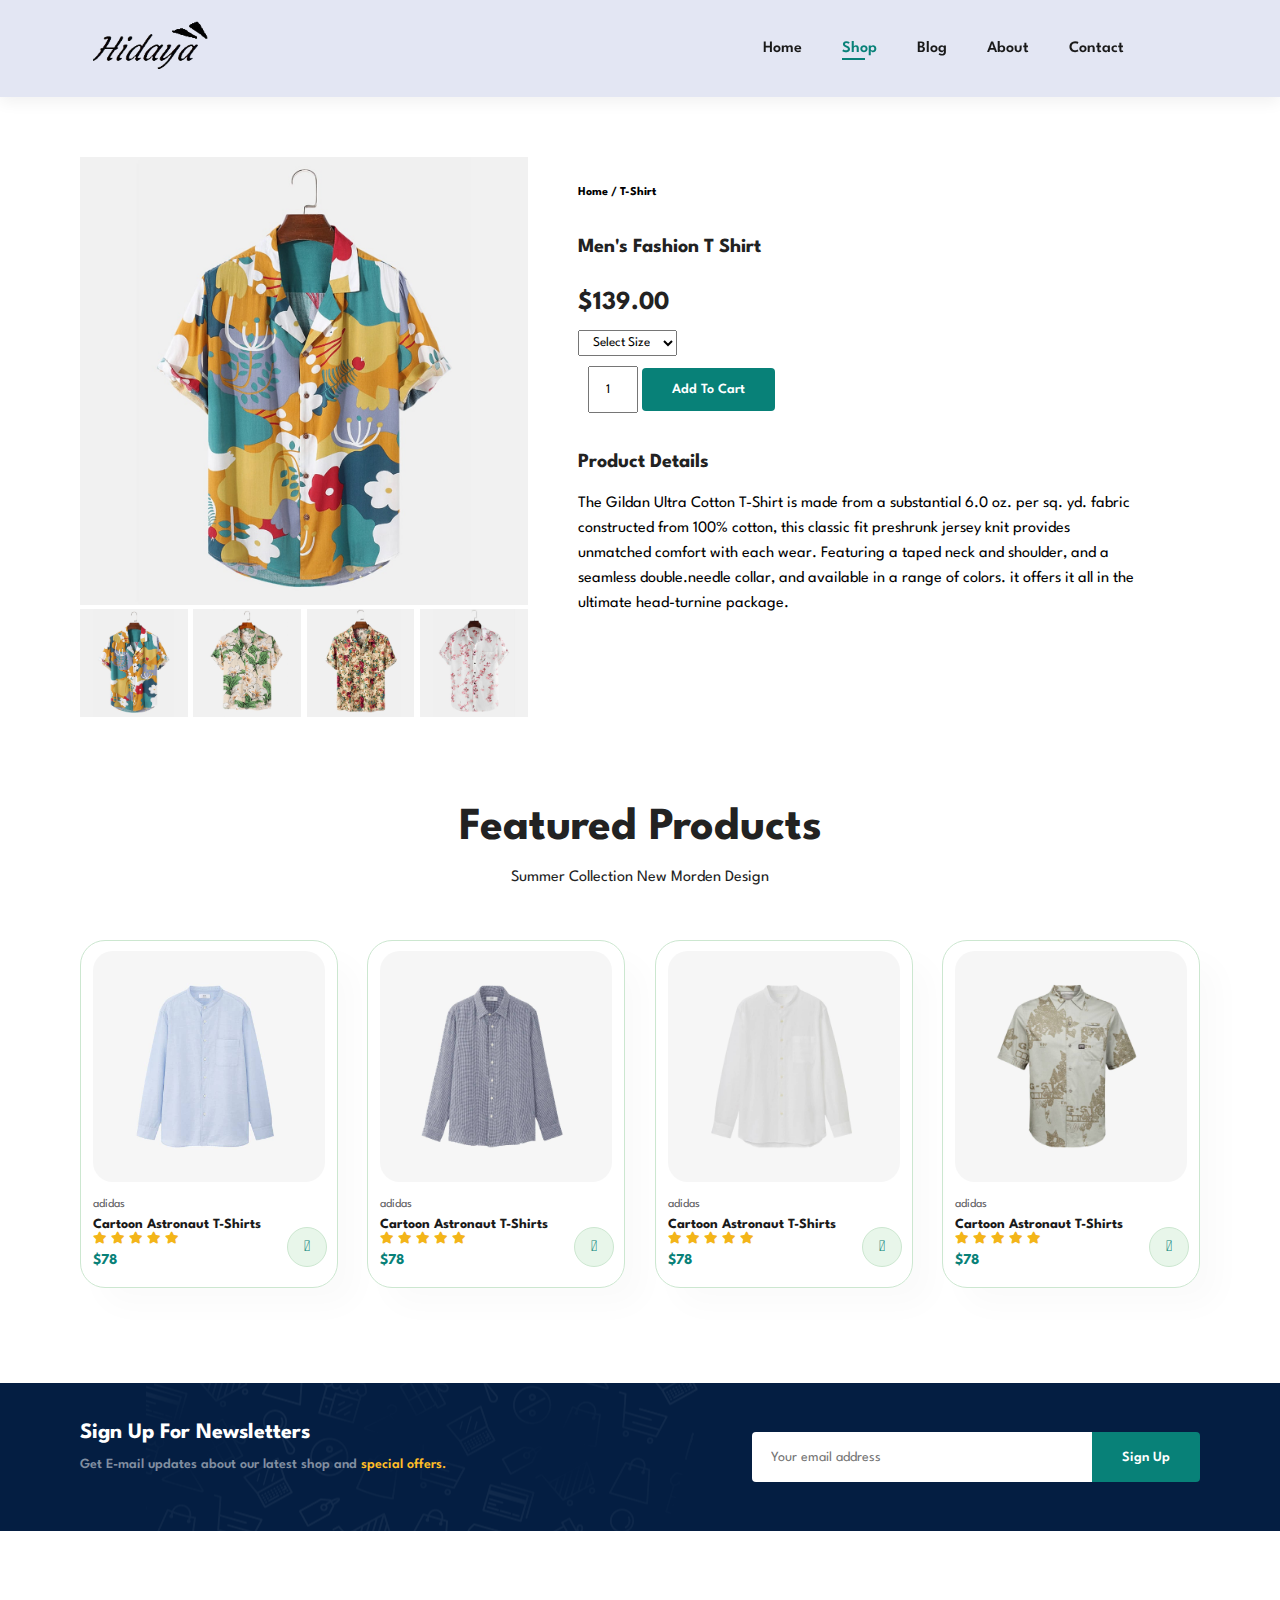
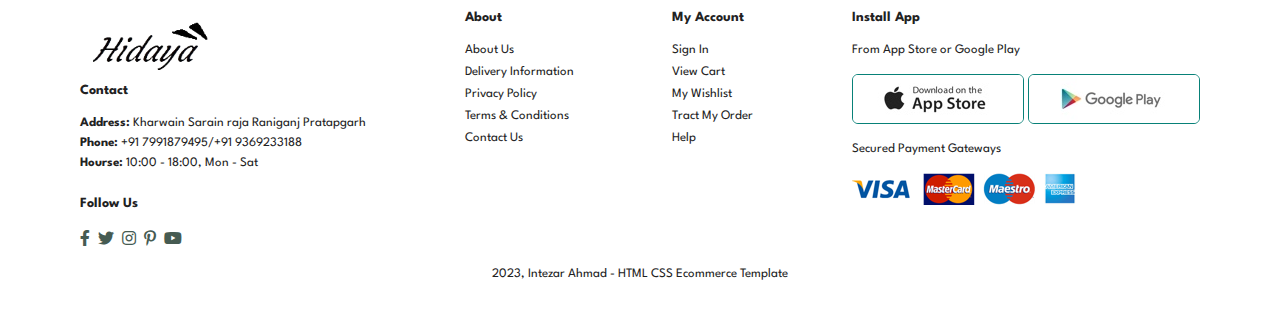
<file: Build and Deploy Ecommerce Website/sproduct.html>
<!DOCTYPE html>
<html lang="en">
<head>
    <meta charset="UTF-8">
    <meta http-equiv="X-UA-Compatible" content="IE=edge">
    <meta name="viewport" content="width=device-width, initial-scale=1.0">
    <title>Build and Deploy Ecommerce Website</title>
    <link rel="stylesheet" href="style.css">
    <link rel="stylesheet" href="https://pro.fontawesome.com/releases/v5.10.0/css/all.css"/>    
</head>
<body>
    <section id="header">
        <a href="#"><img src="img/logo1.png" class="logo" alt=""></a>
        <div>
            <ul id="navbar">
                <li><a href="index.html">Home</a></li>
                <li><a class="active" href="shop.html">Shop</a></li>
                <li><a href="blog.html">Blog</a></li>
                <li><a href="about.html">About</a></li>
                <li><a href="contact.html">Contact</a></li>
                <li id="lg-bag"><a href="cart.html"><i class="far fa-shopping-bag"></i></a></li>
                <a href="#" id="close"><i class="far fa-times"></i></a>
            </ul>
        </div>
        <div id="mobile">
            <a href="cart.html"><i class="far fa-shopping-bag"></i></a>
            <i id="bar" class="fas fa-outdent"></i>
        </div>
    </section>

    <scetion id="prodetails" class="section-p1">
        <div class="single-pro-image">
            <img src="img/products/f1.jpg" width="100%" id="MainImg" alt="">
            <div class="small-img-group">
                <div class="small-img-col">
                    <img src="img/products/f1.jpg" width="100%" class="small-img" alt="">
                </div>
                <div class="small-img-col">
                    <img src="img/products/f2.jpg" width="100%" class="small-img" alt="">
                </div>
                <div class="small-img-col">
                    <img src="img/products/f3.jpg" width="100%" class="small-img" alt="">
                </div>
                <div class="small-img-col">
                    <img src="img/products/f4.jpg" width="100%" class="small-img" alt="">
                </div>
            </div>
        </div>
        <div class="single-pro-details">
            <h6>Home / T-Shirt</h6>
            <h4>Men's Fashion T Shirt</h4>
            <h2>$139.00</h2>
            <select>
                <option>Select Size</option>
                <option>XL</option>
                <option>XXL</option>
                <option>Small</option>
                <option>Large</option>
            </select>
            <input type="number" value="1">
            <button class="normal">Add To Cart</button>
            <h4>Product Details</h4>
            <span>
                The Gildan Ultra Cotton T-Shirt is made from a substantial 6.0 oz. per sq. yd. fabric constructed from 100% cotton, this classic fit preshrunk jersey knit provides unmatched comfort with each wear. Featuring a taped neck and shoulder, and a seamless double.needle collar, and available in a range of colors. it offers it all in the ultimate head-turnine package.
            </span>
        </div>
    </scetion>

    <section id="product1" class="section-p1">
        <h2>Featured Products</h2>
        <p>Summer Collection New Morden Design</p>
        <div class="pro-container">
            <div class="pro">
                <img src="img/products/n1.jpg" alt="">
                <div class="des">
                    <span>adidas</span>
                    <h5>Cartoon Astronaut T-Shirts</h5>
                    <div class="star">
                        <i class="fas fa-star"></i>
                        <i class="fas fa-star"></i>
                        <i class="fas fa-star"></i>
                        <i class="fas fa-star"></i>
                        <i class="fas fa-star"></i>
                    </div>
                    <h4>$78</h4>
                </div>
                <a href="#"><i class="fal fa-shopping-cart kart"></i></a>
            </div>
            <div class="pro">
                <img src="img/products/n2.jpg" alt="">
                <div class="des">
                    <span>adidas</span>
                    <h5>Cartoon Astronaut T-Shirts</h5>
                    <div class="star">
                        <i class="fas fa-star"></i>
                        <i class="fas fa-star"></i>
                        <i class="fas fa-star"></i>
                        <i class="fas fa-star"></i>
                        <i class="fas fa-star"></i>
                    </div>
                    <h4>$78</h4>
                </div>
                <a href="#"><i class="fal fa-shopping-cart kart"></i></a>
            </div>
            <div class="pro">
                <img src="img/products/n3.jpg" alt="">
                <div class="des">
                    <span>adidas</span>
                    <h5>Cartoon Astronaut T-Shirts</h5>
                    <div class="star">
                        <i class="fas fa-star"></i>
                        <i class="fas fa-star"></i>
                        <i class="fas fa-star"></i>
                        <i class="fas fa-star"></i>
                        <i class="fas fa-star"></i>
                    </div>
                    <h4>$78</h4>
                </div>
                <a href="#"><i class="fal fa-shopping-cart kart"></i></a>
            </div>
            <div class="pro">
                <img src="img/products/n4.jpg" alt="">
                <div class="des">
                    <span>adidas</span>
                    <h5>Cartoon Astronaut T-Shirts</h5>
                    <div class="star">
                        <i class="fas fa-star"></i>
                        <i class="fas fa-star"></i>
                        <i class="fas fa-star"></i>
                        <i class="fas fa-star"></i>
                        <i class="fas fa-star"></i>
                    </div>
                    <h4>$78</h4>
                </div>
                <a href="#"><i class="fal fa-shopping-cart kart"></i></a>
            </div>
                        
        </div>
    </section>

    <section id="newsletter"class="section-p1 section-m1" >
        <div class="newstext">
            <h4>Sign Up For Newsletters</h4>
            <p>Get E-mail updates about our latest shop and <span>special offers.</span></p>
        </div>
        <div class="form">
            <input type="text" placeholder="Your email address">
            <button class="normal">Sign Up</button>
        </div>
    </section>

    <footer class="section-p1">
        <div class="col">
            <img src="img/logo1.png" alt="">
            <h4>Contact</h4>
            <p><strong>Address: </strong>Kharwain Sarain raja Raniganj Pratapgarh</p>
            <p><strong>Phone: </strong>+91 7991879495/+91 9369233188</p>
            <p><strong>Hourse: </strong>10:00 - 18:00, Mon - Sat</p>
            <div class="follow">
                <h4>Follow Us</h4>
                <div class="icon">
                    <i class="fab fa-facebook-f"></i>
                    <i class="fab fa-twitter"></i>
                    <i class="fab fa-instagram"></i>
                    <i class="fab fa-pinterest-p"></i>
                    <i class="fab fa-youtube"></i>
                </div>
            </div>
        </div>
        <div class="col">
            <h4>About</h4>
            <a href="#">About Us</a>
            <a href="#">Delivery Information</a>
            <a href="#">Privacy Policy</a>
            <a href="#">Terms & Conditions</a>
            <a href="#">Contact Us</a>
        </div>
        <div class="col">
            <h4>My Account</h4>
            <a href="#">Sign In</a>
            <a href="#">View Cart</a>
            <a href="#">My Wishlist</a>
            <a href="#">Tract My Order</a>
            <a href="#">Help</a>
        </div>
        <div class="col install">
            <h4>Install App</h4>
            <p>From App Store or Google Play</p>
            <div class="row">
                <img src="img/pay/app.jpg" alt="">
                <img src="img/pay/play.jpg" alt="">
            </div>
            <p>Secured Payment Gateways</p>
            <img src="img/pay/pay.png" alt="">
        </div>
        <div class="copyright">
            <p> 2023, Intezar Ahmad - HTML CSS Ecommerce Template</p>
        </div>
    </footer>

    <script>
        var MainImg = document.getElementById("MainImg");
        var smallimg = document.getElementsByClassName("small-img");

        smallimg[0].onclick = function(){
            MainImg.src = smallimg[0].src;
        }
        smallimg[1].onclick = function(){
            MainImg.src = smallimg[1].src;
        }
        smallimg[2].onclick = function(){
            MainImg.src = smallimg[2].src;
        }
        smallimg[3].onclick = function(){
            MainImg.src = smallimg[3].src;
        }
    </script>



    <script src="script.js"></script>
</body>
</html>
</file>
<file: Build and Deploy Ecommerce Website/style.css>
@import url('https://fonts.googleapis.com/css2?family=Spartan:wght@100;200;300;400;500;600;700;800;900&display=swap');
*{
    margin: 0;
    padding: 0;
    box-sizing: border-box;
    font-family: 'Spartan',sans-serif;
}
h1{
    font-size: 50px;
    line-height: 64px;
    color: #222;
}
h2{
    font-size: 46px;
    line-height: 54px;
    color: #222;
}
h4{
    font-size: 20px;
    color: #222;
}
h6{
    font-weight: 700;
    font-size: 12px;
}
p{
    font-size: 16px;
    color: #222;
    margin: 15px 0 20px 0;
}
.section-p1{
    padding: 40px 80px;
}
.section-m1{
    margin: 40px 0;
}
button.normal{
    font-size: 14px;
    font-weight: 600;
    padding: 15px 30px;
    color: #000;
    background-color: #fff;
    border-radius: 4px;
    cursor: pointer;
    border: none;
    outline: none;
    transition: 0.2s;
}
button.white{
    font-size: 13px;
    font-weight: 600;
    padding: 11px 18px;
    color: #fff;
    background-color: transparent;
   cursor: pointer;
    border: 1px solid #fff;
    outline: none;
    transition: 0.2s;
}
body{
    width: 100%;
}

/* Header Start */

#header{
    display: flex;
    align-items: center;
    justify-content: space-between;
    padding: 10px 80px;
    background: #e3e6f3;
    box-shadow: 0 5px 15px rgba(0, 0, 0, 0.06);
    z-index: 999;
    position: sticky;
    top: 0;
    left: 0;
}
#navbar{
    display: flex;
    align-items: center;
    justify-content: center;
}
#navbar li{
    list-style: none;
    padding: 0 20px;
    position: relative;
}
#navbar li a{
    text-decoration: none;
    font-size: 16px;
    font-weight: 600;
    color: #1a1a1a;
    transition: 0.3s ease;
}
#navbar li a:hover{
    color: #088178;
}
#navbar li a:hover,
#navbar li a.active{
    color: #088178;
}
#navbar li a.active::after,
#navbar li a:hover::after{
    content: '';
    width: 30%;
    height: 2px;
    background: #088178;
    position: absolute;
    bottom: -4px;
    left: 20px;
}

#mobile{
    display:none;
    align-items: center;
}

#close{
    display:none;
}

/* Home Page */

#hero{
    background-image: url('img/hero4.png');
    background-color: rgb(236, 227, 236);
    background-repeat: no-repeat;
    /* background-size: cover;         */
    height: 90vh;
    width: 100%;
    background-position: top 15% right 0;
    padding: 0 80px;
    display: flex;
    flex-direction: column;
    align-items: flex-start;
    justify-content: center;
    
}
#hero h4{
    padding-bottom: 15px;
}
#hero h1{
    color: #088178;
}
#hero button{
    background-image:url('img/button1.png');
    background-color: transparent; 
    background-repeat: no-repeat;   
    color: #088178;
    border:0;
    padding: 15px 80px 25px 45px;
    cursor: pointer;    
    font-weight: 700;
    font-size: 15px;    
}
#feature {
    display: flex;
    align-items: center;
    justify-content: space-between;
    flex-wrap: wrap;
}
#feature .fe-box{   
    width: 180px;
    text-align: center;
    padding: 25px 15px;
    box-shadow: 20px 20px 34px rgba(0, 0, 0, 0.03);
    border: 1px solid #cce4d0;
    border-radius: 4px;
    margin: 15px 0;
}
#feature .fe-box:hover{
    box-shadow: 10px 10px 54px rgba(70, 62, 221, 0.1);
}
#feature .fe-box img{
    width: 100%;
    margin-bottom: 10px;
}
#feature .fe-box h6{
    padding: 9px 8px 6px 8px;
    display: inline-block;
    line-height: 1;
    border-radius: 4px;
    color: #088178;
    background-color: #fddde4;
}
#feature .fe-box:nth-child(2) h6{
    background-color: #cdebbc;
}
#feature .fe-box:nth-child(3) h6{
    background-color: #abb8a4cb;
}
#feature .fe-box:nth-child(4) h6{
    background-color: #82da52;
}
#feature .fe-box:nth-child(5) h6{
    background-color: #e8c0e0;
}
#feature .fe-box:nth-child(6) h6{
    background-color: #ecd74f6e;
}

#product1{
    text-align: center;    
}
#product1 .pro-container{
    display: flex;
    justify-content: space-between;
    padding-top: 20px;
    flex-wrap: wrap;
}
#product1 .pro{
    width: 23%;
    min-width: 250px;
    padding: 10px 12px;
    border: 1px solid #cce7d0;
    border-radius: 25px;
    cursor: pointer;
    box-shadow: 20px 20px 30px rgba(0, 0, 0, 0.02);
    margin: 15px 0;
    transition: 0.2s ease;
    position: relative;
}
#product1 .pro:hover{
    box-shadow: 20px 20px 30px rgba(0, 0, 0, 0.06);
}
#product1 .pro img{
    width: 100%;
    border-radius: 20px;
}
#product1 .pro .des{
    text-align:start;
    padding: 10px 0;
}
#product1 .pro .des span{
    color:#606063;
    font-size: 12px;
}
#product1 .pro .des h5{
    padding-top: 7px;
    color: #1a1a1a;
    font-size: 14px;
}
#product1 .pro .des i{
    font-size: 12px;
    color: rgb(243, 181, 25);
}
#product1 .pro .des h4{
    padding-top: 7px;
    font-size: 15px;
    font-weight: 700;
    color: #088178;
}
#product1 .pro .kart {
    width: 40px;
    height: 40px;
    line-height: 40px;
    border-radius: 50px;
    background-color: #e8f6ea;
    font-weight: 500;
    color: #088178;
    border: 1px solid #cce7d0;
    position: absolute;
    bottom: 20px;
    right: 10px;
}
#banner{
    display: flex;
    flex-direction: column;
    justify-content: center;
    align-items: center;
    text-align: center;
    background-image: url('img/banner/b2.jpg');
    width: 100%;
    height: 40vh;
    background-size: cover;
    background-position: center;
}
#banner h4{
    color: #fff;
    font-size: 16px;
}
#banner h2{
    color: #fff;
    font-size: 30px;
    padding: 10px 0;
}
#banner h2 span{
    color: #ef3636;
}
#banner button:hover{
    color: #fff;
    background: #088178;
}

#sm-banner{
    display: flex;
    justify-content: space-between;
    flex-wrap: wrap;
}

#sm-banner .banner-box{
    display: flex;
    flex-direction: column;
    justify-content: center;
    align-items:flex-start;
    background-image: url('img/banner/b17.jpg');
    min-width: 580px;
    height: 50vh;
    background-size: cover;
    background-position: center;
    padding: 30px;
}
#sm-banner .banner-box2{
    background-image: url('img/banner/b10.jpg');
}

#sm-banner h4{
    color:#fff;
    font-size: 20px;
    font-weight: 300;
}
#sm-banner h2{
    color:#fff;
    font-size: 28px;
    font-weight: 800;
}
#sm-banner span{
    color:#fff;
    font-size: 14px;
    font-weight: 500;
    padding-bottom: 15px;
}
#sm-banner .banner-box:hover button{
    background: #088178;
    border: 1px solid #088178;
}
#banner3{
    display: flex;
    justify-content: space-between;
    flex-wrap: wrap;
    padding: 0 80px;
}
#banner3 .banner-box{
    display: flex;
    flex-direction: column;
    justify-content: center;
    align-items:flex-start;
    background-image: url('img/banner/b7.jpg');
    min-width: 30%;
    height: 30vh;
    background-size: cover;
    background-position: center;
    padding: 20px;
    margin-bottom: 20px;
}
#banner3 .banner-box2{
    background-image: url('img/banner/b4.jpg');
}
#banner3 .banner-box3{
    background-image: url('img/banner/b18.jpg');
}
#banner3 h2{
    color: #fff;
    font-weight: 900;
    font-size: 22px;
}
#banner3 h3{
    color: #ec544e;
    font-weight: 800;
    font-size: 15px;
}

#newsletter{
    display: flex;
    justify-content: space-between;
    flex-wrap: wrap;
    align-items: center;
    background-image: url('img/banner/b14.png');
    background-repeat: no-repeat;
    background-position: 20% 30%;
    background-color: #041e42;
}
#newsletter h4{
    font-size: 22px;
    font-weight: 700;
    color: #fff;
}
#newsletter p{
    font-size: 14px;
    font-weight: 600;
    color: #818ea0;
}
#newsletter p span{
    color: #ffbd27;
}
#newsletter .form{
    display: flex;
    width: 40%;

}
#newsletter input{
    height: 3.125rem;
    padding: 0 1.25em;
    font-size: 14px;
    width: 100%;
    border: 1px solid transparent;
    border-radius: 4px;
    outline: none;
    border-top-right-radius: 0;
    border-bottom-right-radius: 0;
}
#newsletter button{
    background-color: #088178;
    color: #fff;
    white-space:nowrap;
    border-top-left-radius: 0;
    border-bottom-left-radius: 0;
}

footer{
    display: flex;
    flex-wrap: wrap;
    justify-content: space-between;
}
footer .col{
    display: flex;
    flex-direction: column;
    align-items: flex-start;
    margin-bottom: 20px;
}
footer .logo{
    margin-bottom: 30px;
}
footer h4{
    font-size: 14px;
    padding-bottom: 20px;
}
footer p{
    font-size: 13px;
    margin: 0 0 8px 0;
}
footer a{
    font-size: 13px;
    text-decoration: none;
    color: #222;
    margin-bottom: 10px;
}
footer .follow{
    margin-top: 20px;
}
footer .follow i{
    color: #465b52;
    padding-right: 4px;
    cursor: pointer;    
}
footer .install .row img{
    border: 1px solid #088178;
    border-radius: 6px;
}
footer .install img{
    margin: 10px 0 15px 0;
}

footer .follow i:hover,
footer a:hover{
    color: #088178;
}
footer .copyright{
    width: 100%;
    text-align: center;
}

/* Shop Page */
#page-header{
    background: url('img/banner/b1.jpg');
    width: 100%;
    height: 40vh;
    background-size:cover;
    display: flex;
    justify-content: center;
    text-align: center;
    flex-direction: column;
    padding: 14px;
}
#page-header h2,
#page-header p{
    color: #fff;    
}
#pagination{
    text-align: center;
}
#pagination a{
    text-decoration: none;
    background: #088178;
    padding: 15px 20px;
    border-radius: 4px;
    color: #fff;
    font-weight: 600;
}
#pagination a i{
    font-size: 16px;
    font-weight: 600;
}

/* Single Product */
#prodetails{
    display: flex;
    margin-top: 20px;
}

#prodetails .single-pro-image{
    width: 40%;
    margin-right: 50px;
}

.small-img-group{
    display: flex;
    justify-content: space-between;
}
.small-img-col{
    flex-basis: 24%;
    cursor: pointer;
}
#prodetails .single-pro-details{
    width: 50%;
    padding-top: 30px;
}
#prodetails .single-pro-details h4{
    padding: 40px 0 20px 0;
}
#prodetails .single-pro-details h2{
    font-size: 26px;
}
#prodetails .single-pro-details select{
    display: block;
    padding: 5px 10px;
    margin-bottom: 10px;
}
#prodetails .single-pro-details input{
    width: 50px;
    height: 47px;
    padding-left: 16px;
    margin-left: 10px;
}
#prodetails .single-pro-details input:focus{
    outline: none;
}
#prodetails .single-pro-details button{
    background: #088178;
    color: #fff;
}

#prodetails .single-pro-details span{
    line-height: 25px;
}

/* Blog Page */

#page-header.blog-header{
    background-image: url('img/banner/b19.jpg');
}
#blog{
    padding: 150px 150px 0 150px;
}
#blog .blog-box{
    display: flex;
    align-items: center;
    width: 100%;
    position: relative;
    padding-bottom: 90px;
}
#blog .blog-img{
    width: 50%;
    margin-right: 40px;
}
#blog img{
    width: 100%;
    height: 300px;
    object-fit: cover;
}
#blog .blog-details{
    width: 50%;
}
#blog .blog-details a{
    text-decoration: none;
    font-size: 11px;
    color: #000;
    font-weight: 700;
    position: relative;
    transition: 0.3s;
}
#blog .blog-details a::after{
    content: "";
    width: 50px;
    height: 1px;
    background-color: #000;
    position: absolute;
    top: 4px;
    right: -60px;
}
#blog .blog-details a:hover{
    color: #088178;
}
#blog .blog-details a:hover::after{
    background-color: #088178;
}
#blog .blog-box h1{
    position: absolute;
    top: -40px;
    left: 0;
    font-size: 70px;
    font-weight: 700;
    color: #c9cbc0;
    z-index: -9;
}



/* About Page */

#page-header.about-header{
    background-image: url('img/about/banner.png');
}
#about-head{
    display: flex;
    align-items: center;
}
#about-head img{
    width: 50%;
    height: auto;
}
#about-head div{
    padding-left: 40px;    
}
#about-app{
    text-align: center;
}

#about-app .video{
    width: 70%;
    height: 100%;
    margin: 30px auto 0 auto;
}
#about-app .video video{
    width: 100%;
    height: 100%;
    border-radius: 20px;
}


/* Contact Page */

#contact-details{
    display: flex;
    align-items: center;
    justify-content: space-between;
}
#contact-details .details{
    width: 40%;
}
#contact-details .details span,#form-details form{
    font-size: 12px;
}
#contact-details .details h2,
#form-detatils form{
    font-size: 26px;
    line-height: 35px;
    padding: 20px 0;
}
#contact-details .details h3{
    font-size: 16px;
    padding-bottom: 15px;
}
#contact-details .details li{
    list-style: none;
    display: flex;
    padding: 10px 0;
}
#contact-details .details li i{
    font-size: 14px;
    padding-right: 22px;    
}
#contact-details .details li i:hover{
    color: #088178;
}
#contact-details .details li p{
    margin: 0;
    font-size: 14px;
}
#contact-details .map{
    width: 55%;
    height: 400px;
}
#contact-details .map iframe{
    width: 100%;
    height: 100%;
}

#form-details{
    display: flex;
    justify-content: space-between;
    margin: 30px;
    padding: 80px;
    border: 1px solid #e1e1e1;
}

#form-details form{
    width: 65%;
    display: flex;
    flex-direction: column;
    align-items: flex-start;
}
#form-details form input,
#form-details form textarea{
    width: 100%;
    padding: 12px 15px;
    outline: none;
    margin-bottom: 20px;
    border: 1px solid #e1e1e1;
}
#form-details form button{
    background-color: #088178;
    color: #fff;
}
#form-details .people div{
    padding-bottom: 25px;
    display: flex;
    align-items: flex-start;
}

#form-details .people div img{
    width: 65px;
    height: 65px;
    object-fit: cover;
    margin-right: 15px;
}
#form-details .people div p{
    margin: 0;
    font-size: 13px;
    line-height: 25px;
}
#form-details .people div p span{
    display: flex;
    font-size: 16px;
    font-weight: 600;
    color: #000;
}



/* Cart Page */
#cart{
    overflow: auto;
}
#cart table{
    width: 100%;
    border-collapse: collapse;
    table-layout: fixed;
    white-space: nowrap;
}
#cart table img{
    width: 70px;
}
#cart table td:nth-child(1){
    width: 100px;
    text-align: center;
}
#cart table td:nth-child(2){
    width: 150px;
    text-align: center;
}
#cart table td:nth-child(3){
    width: 250px;
    text-align: center;
}
#cart table td:nth-child(4),
#cart table td:nth-child(5),
#cart table td:nth-child(6)
{
    width: 150px;
    text-align: center;
}
#cart table td:nth-child(5) input{
    width: 70px;
    padding: 10px 5px 10px 15px;
}
#cart table thead{
    border: 1px solid #e2e9e1;
    border-left: none;
    border-right: none;
}
#cart table thead td{
    font-weight: 700;
    text-transform: uppercase;
    font-size: 13px;
    padding: 18px 0;
}
#cart table tbody tr td{
    padding-top: 15px;
}
#cart table tbody td{
    font-size: 13px;
}
#cart-add{
    display: flex;
    flex-wrap: wrap;
    justify-content: space-between;
}
#coupon{
    width: 50%;
    margin-bottom: 30px;
}
#coupon h3,
#subtotal h3{
    padding-bottom: 15px;
}
#coupon input{
    padding: 10px 20px;
    outline: none;
    width: 60%;
    margin-right: 10px;
    border: 1px solid #e2e9e1;
}
#coupon button,
#subtotal button{
    background-color: #088178;
    color: #fff;
    padding: 12px 20px;
}
#subtotal{
    width: 50%;
    margin-bottom: 30px;
    border: 1px solid #e2e9e1;
    padding: 30px;
}
#subtotal table{
    border-collapse: collapse;
    width: 100%;
    margin-bottom: 20px;
}
#subtotal table td{
    width: 50%;
    border: 1px solid #e2e9e1;
    padding: 10px;
    font-size: 13px;
}






/* Start Media Query */
@media (max-width:799px) {
    .section-p1{
        padding: 40px 40px;
    }
    #navbar{
        display: flex;
        flex-direction: column;
        align-items: flex-start;
        justify-content: flex-start;
        position: fixed;
        top: 0;
        right: -300px;
        height: 100vh;
        width: 300px;
        background-color: #e3e6f3;
        box-shadow: 0 40px 60px rgba(0, 0, 0, 0.1);
        padding: 80px 0 0 10px;
        transition:0.3s;
    }
    #navbar.active{
        right: 0px;
    }
    #navbar li{
        margin-bottom: 25px;
    }
    #mobile{
        display:flex;
        align-items: center;
    }
    #mobile i{
        color: #1a1a1a;
        font-size: 24px;
        padding-left: 20px;
    }
    #close{
        display:initial;
        position: absolute;
        top: 30px;
        left: 30px;
        color: #222;
        font-size: 24px;
    }
    #lg-bag{
        display:none;
    }
    #hero{
        height: 70vh;
        padding: 0 40px;
        background-position: top 10% right 98%;
    }
    #feature .fe-box{
        margin: 15px 15px;
    }
    #product1 .pro-container{
        justify-content: center;
    }
    #product1 .pro{
        margin: 15px;
    }
    #banner{
        height: 20vh;
    }
    #sm-banner .banner-box{
        min-width:100%;
        height: 30vh;
    }
    #banner3{
        padding: 0 40px;
    }
    #banner3 .banner-box{
        width: 28%;
    }
    #newsletter .form{
        width: 70%;

    }

    /* Contact Page */
    #form-details{
        padding: 40px;
    }
    #form-details form{
        width: 50%;
    }
}
@media (max-width:900px) {
    #hero{
        height: 80vh;
        padding: 0 30px;
        background-position: top 10%  right 195%;
    }
}


@media (max-width:477px) {
    .section-p1{
        padding: 20px;
    }
    #header{
        padding: 10px 30px;
    }
    h1{
        font-size: 38px;

    }
    h2{
        font-size: 32px;
    }
    #hero{
        height: 75vh;
        padding: 0 20px;
        background-position: top 10%  right 90%;
    }
    #feature{
        justify-content: space-between;
    }
    #feature .fe-box{
        width: 155px;
        margin: 0 0 15px 0;
    }
    #product1 .pro{
        width: 100%;
    }
    #banner{
        height: 40vh;
    }
    #sm-banner .banner-box{
        height: 40vh;
    }
    #sm-banner .banner-box2{
        margin-top: 20px;
    }
    #banner3{
        padding: 0 20px;
    }
    #banner3 .banner-box{
        width: 100%;
    }
    #newsletter{
        padding: 40px 20px;
    }
    #newsletter .form{
        width: 100%;
    }
    footer .copyright{
        text-align: start;
    }
    /*Single Product  */
    #prodetails{
        display: flex;
        flex-direction: column;
    }
    #prodetails .single-pro-image{
        width: 100%;
        margin-right: 0px;
    }
    #prodetails .single-pro-details{
        width: 100%;        
    }

    /* Blog Page */

    #blog{
        padding: 100px 20px 0 20px;
    }
    #blog .blog-box{
        display: flex;
        flex-direction: column;
        align-items: flex-start;
        
    }
    #blog .blog-img{
        width: 100%;
        margin-right: 0;
        margin-bottom: 30px;
    }
    #blog .blog-details{
        width: 100%;
    }

    /* About Page */

    #about-head{
        flex-direction: column;
    }
    #about-head img{
        width: 100%;
        margin-bottom: 20px;
    }
    #about-head div{
        padding-left: 0;
    }

    #about-app .video{
        width: 100%;
    }

    /* Contact Page */

    #contact-details{
        
        flex-direction: column;
    }
    #contact-details .details{
        width: 100%;
        margin-bottom: 30px;
    }
    #contact-details .map{
        width: 100%;        
    }
    #form-details{
        margin: 10px;
        padding: 30px 10px;
        flex-wrap: wrap;
    }
    #form-details form{
        width: 100%;
        margin-bottom: 30px;
    }
    
    /* Cart Page */
    #cart-add{
        flex-direction: column;
    }
    #coupon{
        width: 100%;
    }
    #subtotal{
        width: 100%;
        padding: 20px;
    }
}
</file>
